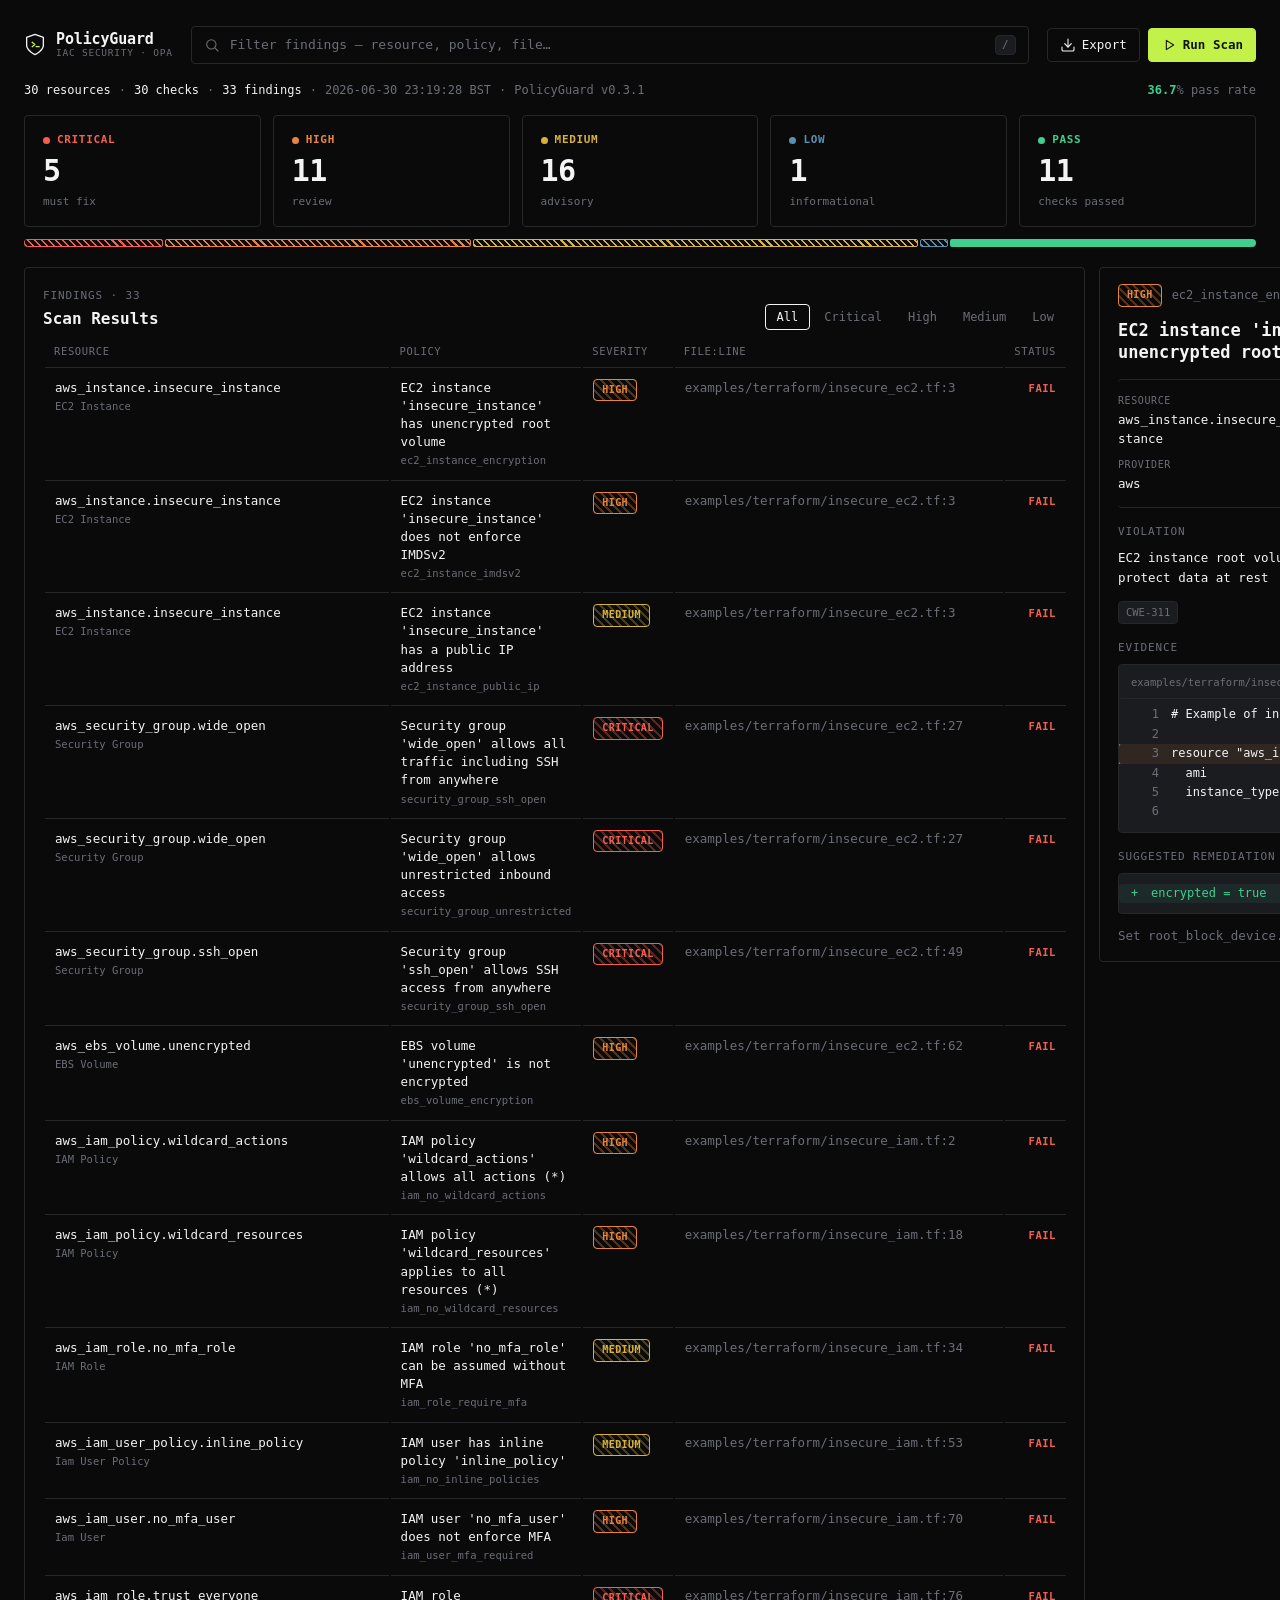
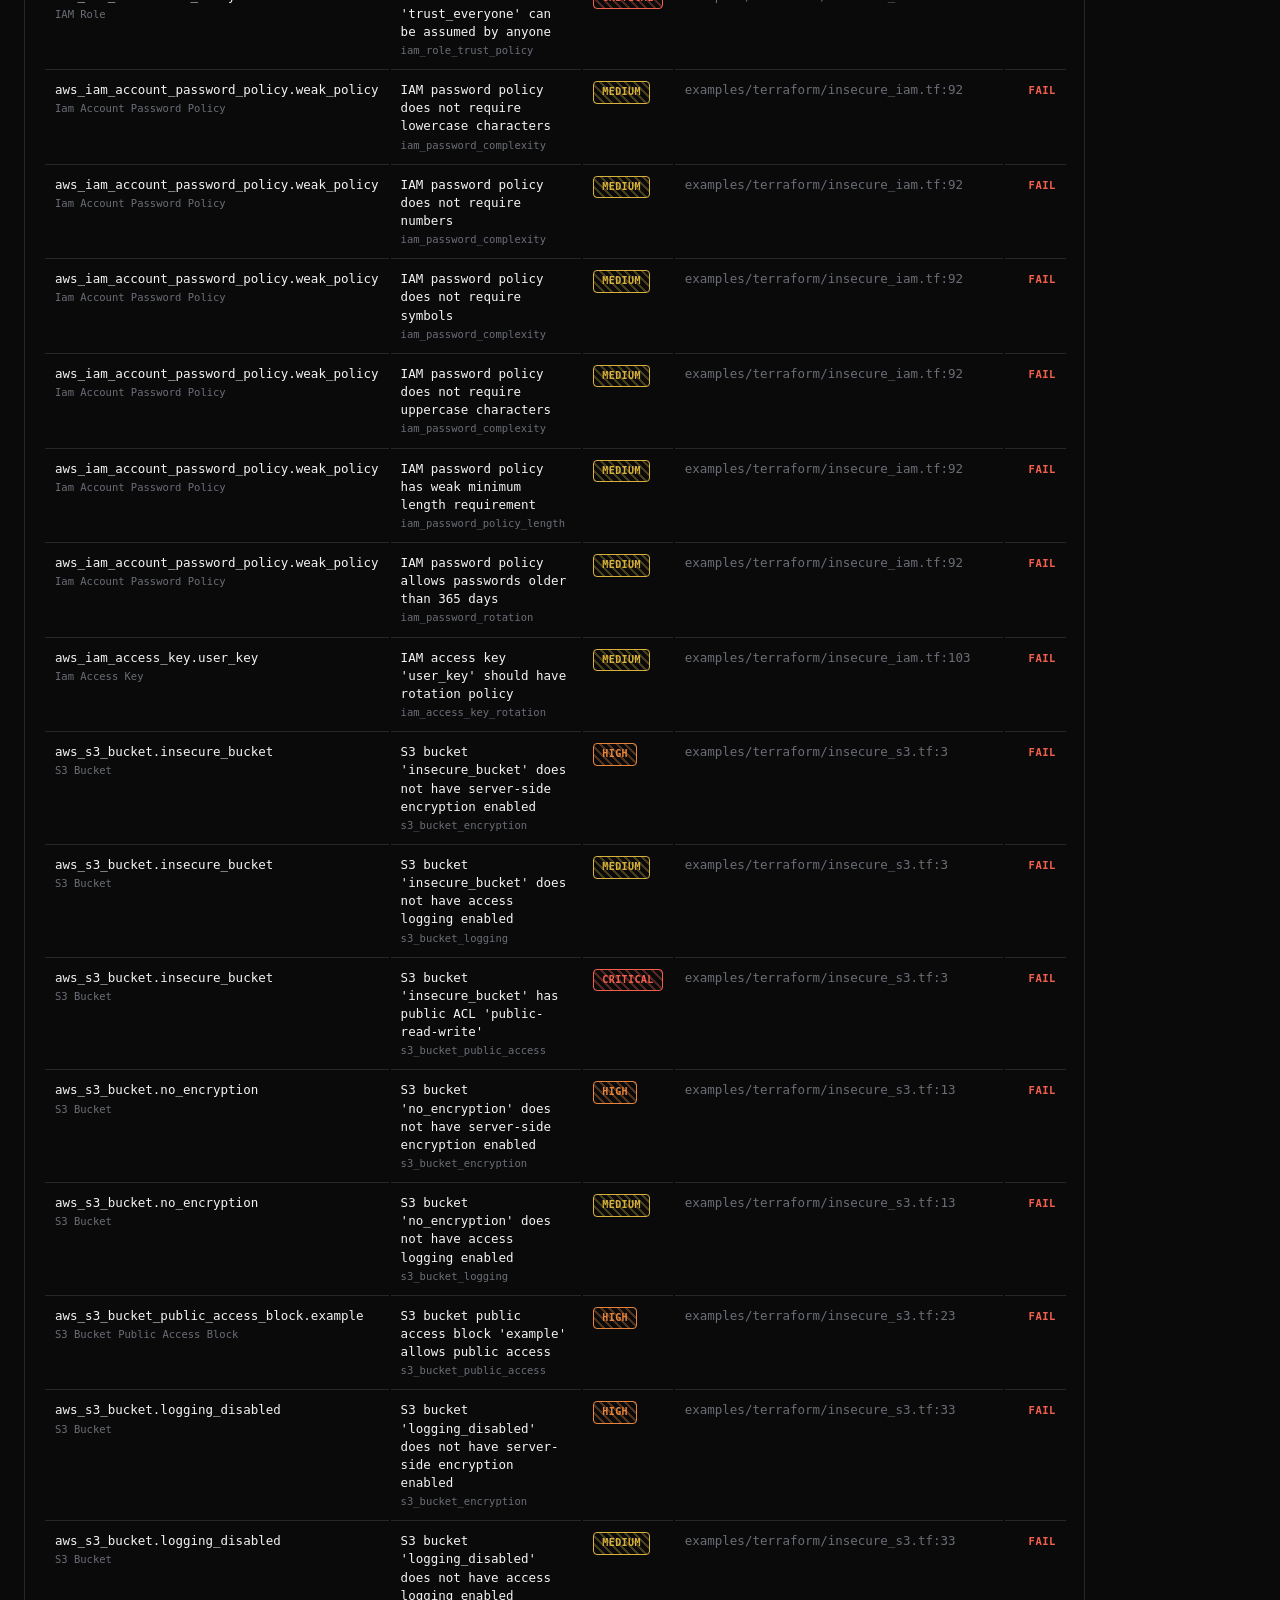
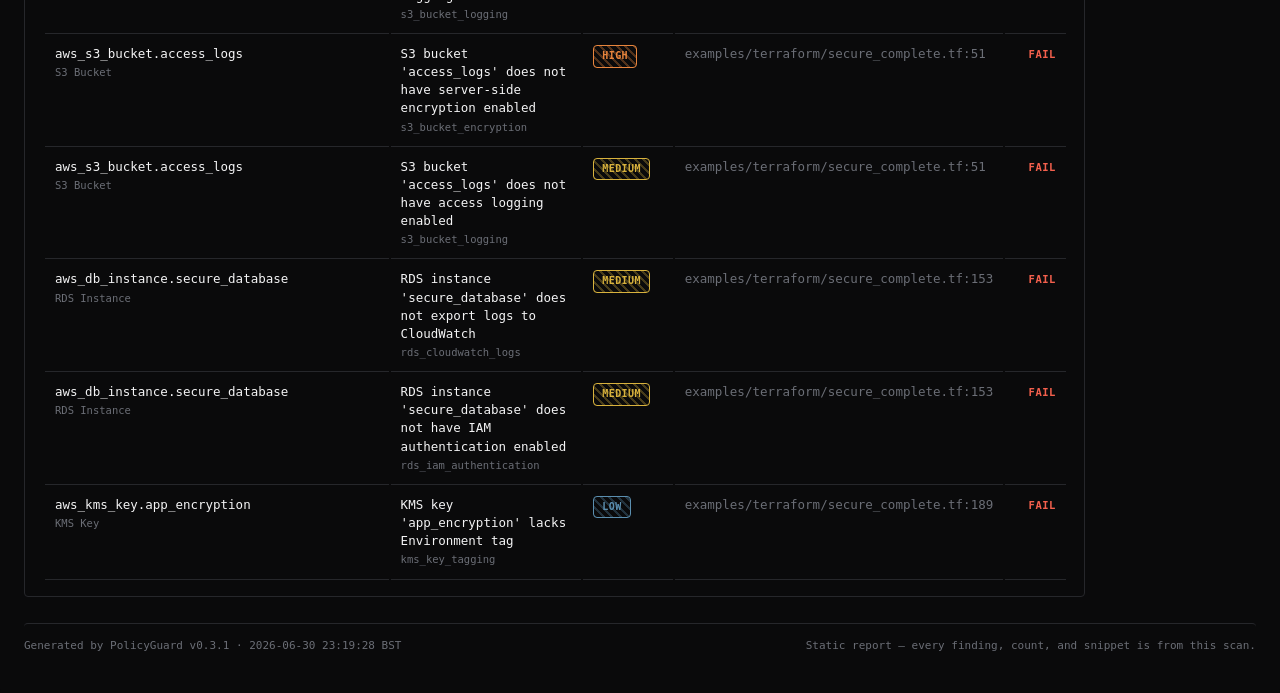
<file: docs/design/sample-report.html>
<!DOCTYPE html>
<html lang="en" data-theme="dark">
<head>
<meta charset="utf-8">
<meta name="viewport" content="width=device-width, initial-scale=1">
<title>PolicyGuard — Scan Report</title>
<link rel="icon" href="data:image/svg+xml,%3Csvg xmlns='http://www.w3.org/2000/svg' width='64' height='64' viewBox='0 0 64 64'%3E%3Crect width='64' height='64' rx='12' fill='%230A0A0B'/%3E%3Cg fill='none' transform='translate(13.5 11.7) scale(0.37)'%3E%3Cpath d='M50 6 L88 20 V54 C88 80 50 98 50 98 C50 98 12 80 12 54 V20 Z' stroke='%23F4F4F5' stroke-width='6' stroke-linejoin='round'/%3E%3Cpath d='M37 42 L49 52 L37 62' stroke='%23C2F24A' stroke-width='7.5' stroke-linecap='round' stroke-linejoin='round'/%3E%3Cpath d='M55 62 H69' stroke='%23C2F24A' stroke-width='7.5' stroke-linecap='round'/%3E%3C/g%3E%3C/svg%3E">
<style>/* PolicyGuard dashboard — terminal-mono. See .claude/skills/policyguard-dashboard. */

:root {
  --bg:        #0A0A0B;
  --surface:   #141417;
  --surface-2: #1B1C20;
  --border:    #26272B;
  --text:      #F4F4F5;
  --text-dim:  #6B6E76;
  --accent:    #C2F24A;
  --accent-2:  #CFF65E;
  --hatch:     #8A8E97; /* hatch line brightened to read on the dark canvas */

  --sev-critical: #F4604D;
  --sev-high:     #E8853D;
  --sev-medium:   #D8B23D;
  --sev-low:      #5B8FB0;
  --pass:         #3FCF8E;

  --mono: "IBM Plex Mono", ui-monospace, SFMono-Regular, Menlo, Consolas, "DejaVu Sans Mono", monospace;
}

/* Uniform 4px radius everywhere; round/sharp exceptions overridden below. */
* { box-sizing: border-box; border-radius: 4px; }

html, body {
  margin: 0;
  background: var(--bg);
  color: var(--text);
  font-family: var(--mono);
  font-size: 14px;
  line-height: 1.45;
  -webkit-font-smoothing: antialiased;
}
body { font-variant-numeric: tabular-nums; }

.app { max-width: 1320px; margin: 0 auto; padding: 22px 24px 40px; }

.eyebrow {
  font-size: 11px; font-weight: 500; letter-spacing: 0.08em;
  text-transform: uppercase; color: var(--text-dim);
}

/* ---- top bar (borderless, flush) ---- */
.topbar { display: flex; align-items: center; gap: 18px; padding: 4px 0 18px; }
.brand { display: flex; align-items: center; gap: 10px; flex: 0 0 auto; }
/* Brand mark: shield follows text color (stroke=currentColor), prompt is baked
   lime in the SVG. */
.mark { color: var(--text); }
.brand-text { display: flex; flex-direction: column; line-height: 1.15; }
.wordmark { font-weight: 700; font-size: 15px; letter-spacing: -0.01em; }
.brand-text .eyebrow { font-size: 9.5px; }

.search {
  flex: 1 1 auto; display: flex; align-items: center; gap: 8px;
  background: var(--bg); border: 1px solid var(--border);
  padding: 8px 12px; min-width: 0;
}
.search:focus-within { border-color: var(--text-dim); }
.search input {
  flex: 1; background: transparent; border: 0; outline: 0;
  color: var(--text); font-family: var(--mono); font-size: 13px; min-width: 0;
}
.search input::placeholder { color: var(--text-dim); }
.kbd {
  font-size: 11px; color: var(--text-dim); border: 1px solid var(--border);
  padding: 1px 6px; background: var(--surface-2);
}

.actions { display: flex; gap: 8px; flex: 0 0 auto; }
.btn {
  display: inline-flex; align-items: center; gap: 6px;
  background: var(--bg); border: 1px solid var(--border); color: var(--text);
  font-family: var(--mono); font-size: 12.5px; font-weight: 500;
  padding: 8px 12px; cursor: pointer; transition: border-color .18s ease, transform .12s ease;
}
.btn:hover { border-color: var(--text-dim); }
.btn-primary { background: var(--accent); border-color: var(--accent); color: #11140A; font-weight: 600; }
.btn-primary:hover { background: var(--accent-2); border-color: var(--accent-2); }
.btn[data-static] { cursor: default; }
.btn[data-static]:hover { transform: none; }

.ico { width: 16px; height: 16px; fill: none; stroke: currentColor; stroke-width: 1.6;
  stroke-linecap: round; stroke-linejoin: round; color: var(--text-dim); }
.btn .ico { color: inherit; }
.ico-lg { width: 34px; height: 34px; }

/* ---- meta strip ---- */
.meta { display: flex; justify-content: space-between; align-items: center;
  padding: 0 0 16px; font-size: 12px; color: var(--text); flex-wrap: wrap; gap: 6px; }
.meta-left { display: flex; align-items: center; gap: 8px; flex-wrap: wrap; }
.meta .dot { color: var(--text-dim); }
.meta-dim { color: var(--text-dim); }
.passrate { color: var(--text-dim); }
.passrate #passrate-num { color: var(--pass); font-weight: 600; }

/* ---- stat cards ---- */
.stats { display: grid; grid-template-columns: repeat(5, 1fr); gap: 12px; margin-bottom: 12px; }
.card { background: var(--bg); border: 1px solid var(--border); padding: 16px 18px; }
.stat { display: flex; flex-direction: column; gap: 8px; }
.stat-head { display: flex; align-items: center; gap: 7px; }
.stat-dot { width: 7px; height: 7px; border-radius: 50% !important; background: var(--text-dim); }
.stat-label { font-size: 11px; font-weight: 600; letter-spacing: 0.06em; }
.stat-num { font-size: 30px; font-weight: 700; letter-spacing: -0.02em; line-height: 1; }
.stat-desc { font-size: 11px; color: var(--text-dim); }

.sev-dot-critical { background: var(--sev-critical); } .sev-text-critical { color: var(--sev-critical); }
.sev-dot-high     { background: var(--sev-high); }     .sev-text-high     { color: var(--sev-high); }
.sev-dot-medium   { background: var(--sev-medium); }   .sev-text-medium   { color: var(--sev-medium); }
.sev-dot-low      { background: var(--sev-low); }      .sev-text-low      { color: var(--sev-low); }
.sev-dot-pass     { background: var(--pass); }         .sev-text-pass     { color: var(--pass); }

/* ---- distribution bar ---- */
.distbar { display: flex; height: 8px; gap: 2px; margin-bottom: 20px; overflow: hidden; }
.distseg { height: 100%; min-width: 2px; border-radius: 2px !important; transition: width .5s ease; }
.distseg-pass { background: var(--pass); }
/* FAIL segments = diagonal hatch in their severity color */
.distseg-fail { border: 1px solid currentColor; }
.sev-fill-critical { color: var(--sev-critical); }
.sev-fill-high     { color: var(--sev-high); }
.sev-fill-medium   { color: var(--sev-medium); }
.sev-fill-low      { color: var(--sev-low); }
.sev-fill-info     { color: var(--sev-low); }
.distseg-fail.sev-fill-critical { background: repeating-linear-gradient(45deg, var(--sev-critical) 0 1.5px, transparent 1.5px 5px); }
.distseg-fail.sev-fill-high     { background: repeating-linear-gradient(45deg, var(--sev-high) 0 1.5px, transparent 1.5px 5px); }
.distseg-fail.sev-fill-medium   { background: repeating-linear-gradient(45deg, var(--sev-medium) 0 1.5px, transparent 1.5px 5px); }
.distseg-fail.sev-fill-low      { background: repeating-linear-gradient(45deg, var(--sev-low) 0 1.5px, transparent 1.5px 5px); }

/* ---- main grid ---- */
.grid { display: grid; grid-template-columns: 1.62fr 1fr; gap: 14px; align-items: start; }

.card-head { display: flex; justify-content: space-between; align-items: flex-end; gap: 12px; margin-bottom: 14px; flex-wrap: wrap; }
.card-title h2 { margin: 2px 0 0; font-size: 16px; font-weight: 600; }

/* segmented filter — active = outlined box, inactive = plain muted text */
.filters { display: flex; gap: 2px; background: var(--bg); }
.seg { background: transparent; border: 1px solid transparent; color: var(--text-dim);
  font-family: var(--mono); font-size: 12px; padding: 5px 11px; cursor: pointer;
  transition: border-color .18s ease, color .18s ease; }
.seg:hover { color: var(--text); }
.seg.active { color: var(--text); border-color: var(--text); }

/* ---- findings table ---- */
.table-wrap { width: 100%; }
table.findings { width: 100%; border-collapse: collapse; font-size: 12.5px; }
table.findings thead th {
  text-align: left; font-weight: 500; font-size: 10.5px; letter-spacing: 0.06em;
  color: var(--text-dim); padding: 0 10px 8px; border-bottom: 1px solid var(--border);
}
table.findings th.col-status, table.findings td.col-status { text-align: right; }
.row { border-bottom: 1px solid var(--border); cursor: pointer; transition: background .15s ease; }
.row td { padding: 11px 10px; vertical-align: top; border-left: 2px solid transparent; }
.row:hover { background: rgba(255,255,255,.018); }
.row.selected { background: rgba(194,242,74,.05); }
.row.selected td:first-child { border-left-color: var(--accent); }
.row:focus-visible { outline: 1px solid var(--text-dim); outline-offset: -1px; }

.res-id { display: block; color: var(--text); }
.res-type { display: block; color: var(--text-dim); font-size: 10.5px; margin-top: 2px; }
.pol-title { display: block; color: var(--text); }
.pol-id { display: block; color: var(--text-dim); font-size: 10.5px; margin-top: 2px; }
.loc { color: var(--text-dim); }

/* severity pill — FAIL = hatch fill in severity color + 1px outline */
.pill { display: inline-block; font-size: 10px; font-weight: 600; letter-spacing: 0.04em;
  padding: 3px 8px; color: var(--text); }
.pill-fail { border: 1px solid currentColor; }
.pill.sev-fill-critical { color: var(--sev-critical); background: repeating-linear-gradient(45deg, rgba(244,96,77,.32) 0 2px, transparent 2px 6px); }
.pill.sev-fill-high     { color: var(--sev-high);     background: repeating-linear-gradient(45deg, rgba(232,133,61,.32) 0 2px, transparent 2px 6px); }
.pill.sev-fill-medium   { color: var(--sev-medium);   background: repeating-linear-gradient(45deg, rgba(216,178,61,.30) 0 2px, transparent 2px 6px); }
.pill.sev-fill-low      { color: var(--sev-low);      background: repeating-linear-gradient(45deg, rgba(91,143,176,.30) 0 2px, transparent 2px 6px); }
.pill.sev-fill-info     { color: var(--sev-low);      background: repeating-linear-gradient(45deg, rgba(91,143,176,.30) 0 2px, transparent 2px 6px); }

.status { font-size: 10.5px; font-weight: 600; letter-spacing: 0.05em; }
.status-fail { color: var(--sev-critical); }
.status-pass { color: var(--pass); }

.empty, .clean, .detail-empty { color: var(--text-dim); font-size: 13px; padding: 28px 6px; text-align: center; }
.clean { display: flex; flex-direction: column; align-items: center; gap: 12px; }

/* ---- detail panel ---- */
.detail { position: sticky; top: 16px; }
.detail-head { display: flex; align-items: center; gap: 10px; margin-bottom: 12px; }
.detail-policy { color: var(--text-dim); font-size: 12px; }
.detail-head .status { margin-left: auto; }
.detail-title { margin: 0 0 16px; font-size: 17px; font-weight: 600; line-height: 1.3; }

.meta-grid { display: grid; grid-template-columns: 1fr 1fr; gap: 10px 16px; padding: 14px 0; border-top: 1px solid var(--border); border-bottom: 1px solid var(--border); }
.meta-grid .k { display: block; font-size: 10px; letter-spacing: 0.06em; color: var(--text-dim); margin-bottom: 3px; }
.meta-grid .v { display: block; font-size: 12.5px; word-break: break-all; }

.section { margin-top: 16px; }
.section .eyebrow { display: block; margin-bottom: 8px; }
.prose { margin: 0; font-size: 12.5px; color: var(--text); line-height: 1.55; }
.remediation-prose { margin-top: 12px; color: var(--text-dim); }

.tags { display: flex; flex-wrap: wrap; gap: 6px; margin-top: 14px; }
.tag { font-size: 10.5px; color: var(--text-dim); border: 1px solid var(--border); padding: 3px 7px; background: var(--surface-2); }

/* code / evidence */
.code { background: var(--surface-2); border: 1px solid var(--border); padding: 10px 0; font-size: 12px; overflow-x: auto; }
.code-file { padding: 0 12px 8px; color: var(--text-dim); font-size: 10.5px; border-bottom: 1px solid var(--border); margin-bottom: 6px; }
.code-line { display: flex; gap: 12px; padding: 1px 12px; white-space: pre; }
.code-line .ln { color: var(--text-dim); text-align: right; min-width: 28px; user-select: none; }
.code-line .lc { color: var(--text); }
.code-line.offending { border-left: 2px solid; margin-left: -2px; }
.code-line.offending[data-sev="critical"] { background: rgba(244,96,77,.10); border-color: var(--sev-critical); }
.code-line.offending[data-sev="high"]     { background: rgba(232,133,61,.10); border-color: var(--sev-high); }
.code-line.offending[data-sev="medium"]   { background: rgba(216,178,61,.10); border-color: var(--sev-medium); }
.code-line.offending[data-sev="low"]      { background: rgba(91,143,176,.10); border-color: var(--sev-low); }
.code-line.offending[data-sev="info"]     { background: rgba(91,143,176,.10); border-color: var(--sev-low); }

/* remediation diff */
.diff .diff-line { display: flex; gap: 10px; padding: 1px 12px; white-space: pre; }
.diff .dg { width: 10px; color: var(--text-dim); user-select: none; }
.diff .dc { color: var(--text); }
.diff-add { background: rgba(63,207,142,.08); }
.diff-add .dg, .diff-add .dc { color: var(--pass); }
.diff-del { background: repeating-linear-gradient(45deg, rgba(244,96,77,.12) 0 2px, transparent 2px 6px); }
.diff-del .dg, .diff-del .dc { color: var(--sev-critical); }

.detail-foot { display: flex; gap: 8px; margin-top: 18px; }

.foot { display: flex; justify-content: space-between; gap: 12px; margin-top: 26px;
  padding-top: 14px; border-top: 1px solid var(--border); font-size: 11px; color: var(--text-dim); flex-wrap: wrap; }

/* ---- responsive ---- */
html, body { max-width: 100%; overflow-x: hidden; }

@media (max-width: 1024px) {
  .grid { grid-template-columns: 1fr; }
  .stats { grid-template-columns: repeat(2, 1fr); }
  .detail { position: static; }
}

@media (max-width: 640px) {
  .app { padding: 16px 14px 32px; }
  .topbar { flex-wrap: wrap; row-gap: 10px; }
  .search { order: 3; flex-basis: 100%; }
  .stats { grid-template-columns: repeat(2, 1fr); gap: 10px; }
  .stat-num { font-size: 26px; }
  .card { padding: 14px 14px; }
  .card-head { flex-direction: column; align-items: flex-start; gap: 10px; }
  .filters { flex-wrap: wrap; }
  .meta { font-size: 11px; }

  /* Reflow the findings table from columns into stacked cards. The fixed-width
     5-column grid does not fit a phone; instead each finding becomes a block
     with labeled fields, so nothing scrolls sideways. */
  table.findings, table.findings tbody, table.findings tr, table.findings td { display: block; width: 100%; }
  table.findings thead { display: none; }
  .row { border: 1px solid var(--border); border-radius: 4px; margin-bottom: 10px; padding: 4px 12px 10px; }
  .row.selected { background: rgba(194,242,74,.05); }
  .row.selected td:first-child { border-left: 0; }
  .row td { padding: 6px 0; border-left: 0 !important; border-bottom: 1px solid var(--border); }
  .row td:last-child { border-bottom: 0; }
  /* Tag each cell with its column name. */
  .row td.col-pol::before,
  .row td.col-sev::before,
  .row td.col-loc::before,
  .row td.col-status::before {
    content: attr(data-label);
    display: block; font-size: 9.5px; letter-spacing: 0.06em; text-transform: uppercase;
    color: var(--text-dim); margin-bottom: 3px;
  }
  .col-sev, .col-status { text-align: left !important; }

  /* Code/evidence/diff scroll inside their own box rather than the page. */
  .code, .table-wrap { max-width: 100%; }
}

@media (max-width: 380px) {
  .stats { grid-template-columns: 1fr; }
}

/* ---- motion ---- */
.stat, .row, .distseg { will-change: auto; }
@media (prefers-reduced-motion: reduce) {
  *, *::before, *::after {
    animation-duration: 0.01ms !important;
    animation-iteration-count: 1 !important;
    transition-duration: 0.01ms !important;
  }
}
</style>
</head>
<body>
<div class="app">

  
  <header class="topbar">
    <div class="brand">
      <svg class="mark" viewBox="0 0 100 104" width="22" height="23" fill="none" aria-label="PolicyGuard">
        <path d="M50 6 L88 20 V54 C88 80 50 98 50 98 C50 98 12 80 12 54 V20 Z" stroke="currentColor" stroke-width="6" stroke-linejoin="round"/>
        <path d="M37 42 L49 52 L37 62" stroke="#C2F24A" stroke-width="6" stroke-linecap="round" stroke-linejoin="round"/>
        <path d="M55 62 H69" stroke="#C2F24A" stroke-width="6" stroke-linecap="round"/>
      </svg>
      <div class="brand-text">
        <span class="wordmark">PolicyGuard</span>
        <span class="eyebrow">IAC SECURITY · OPA</span>
      </div>
    </div>
    <div class="search">
      <svg class="ico" viewBox="0 0 24 24" aria-hidden="true"><circle cx="11" cy="11" r="7"/><path d="m21 21-4.3-4.3"/></svg>
      <input id="search" type="text" placeholder="Filter findings — resource, policy, file…" autocomplete="off" spellcheck="false">
      <span class="kbd">/</span>
    </div>
    <div class="actions">
      <button class="btn" data-static title="Static report — generated by the CLI">
        <svg class="ico" viewBox="0 0 24 24" aria-hidden="true"><path d="M21 15v4a2 2 0 0 1-2 2H5a2 2 0 0 1-2-2v-4"/><path d="M7 10l5 5 5-5"/><path d="M12 15V3"/></svg>
        Export
      </button>
      <button class="btn btn-primary" data-static title="Re-run from the CLI: policyguard scan …">
        <svg class="ico" viewBox="0 0 24 24" aria-hidden="true"><path d="M8 5v14l11-7z"/></svg>
        Run Scan
      </button>
    </div>
  </header>

  
  
  <div class="meta">
    <div class="meta-left">
      <span class="meta-item">30 resources</span>
      <span class="dot">·</span>
      <span class="meta-item">30 checks</span>
      <span class="dot">·</span>
      <span class="meta-item">33 findings</span>
      
      <span class="dot">·</span>
      <span class="meta-item meta-dim">2026-06-30 23:19:28 BST</span>
      <span class="dot">·</span>
      <span class="meta-item meta-dim">PolicyGuard v0.3.1</span>
    </div>
    <div class="meta-right">
      <span class="passrate"><span id="passrate-num" data-value="36.666666666666664">36.7</span>% pass rate</span>
    </div>
  </div>

  
  <section class="stats">
    
    <div class="stat card" data-sev="critical">
      <div class="stat-head">
        <span class="stat-dot sev-dot-critical"></span>
        <span class="stat-label sev-text-critical">CRITICAL</span>
      </div>
      <div class="stat-num" data-count="5">0</div>
      <div class="stat-desc">must fix</div>
    </div>
    
    <div class="stat card" data-sev="high">
      <div class="stat-head">
        <span class="stat-dot sev-dot-high"></span>
        <span class="stat-label sev-text-high">HIGH</span>
      </div>
      <div class="stat-num" data-count="11">0</div>
      <div class="stat-desc">review</div>
    </div>
    
    <div class="stat card" data-sev="medium">
      <div class="stat-head">
        <span class="stat-dot sev-dot-medium"></span>
        <span class="stat-label sev-text-medium">MEDIUM</span>
      </div>
      <div class="stat-num" data-count="16">0</div>
      <div class="stat-desc">advisory</div>
    </div>
    
    <div class="stat card" data-sev="low">
      <div class="stat-head">
        <span class="stat-dot sev-dot-low"></span>
        <span class="stat-label sev-text-low">LOW</span>
      </div>
      <div class="stat-num" data-count="1">0</div>
      <div class="stat-desc">informational</div>
    </div>
    
    <div class="stat card" data-sev="pass">
      <div class="stat-head">
        <span class="stat-dot sev-dot-pass"></span>
        <span class="stat-label sev-text-pass">PASS</span>
      </div>
      <div class="stat-num" data-count="11">0</div>
      <div class="stat-desc">checks passed</div>
    </div>
    
  </section>

  
  
  <div class="distbar" role="img" aria-label="Severity distribution">
    
    <span class="distseg distseg-fail sev-fill-critical"
          style="width: 11.4%" title="critical: 5"></span>
    
    <span class="distseg distseg-fail sev-fill-high"
          style="width: 25.0%" title="high: 11"></span>
    
    <span class="distseg distseg-fail sev-fill-medium"
          style="width: 36.4%" title="medium: 16"></span>
    
    <span class="distseg distseg-fail sev-fill-low"
          style="width: 2.3%" title="low: 1"></span>
    
    <span class="distseg distseg-pass"
          style="width: 25.0%" title="pass: 11"></span>
    
  </div>
  

  
  <div class="grid">

    
    <section class="card results">
      <div class="card-head">
        <div class="card-title">
          <span class="eyebrow">FINDINGS · 33</span>
          <h2>Scan Results</h2>
        </div>
        <div class="filters" role="tablist">
          <button class="seg active" data-filter="all">All</button>
          <button class="seg" data-filter="critical">Critical</button>
          <button class="seg" data-filter="high">High</button>
          <button class="seg" data-filter="medium">Medium</button>
          <button class="seg" data-filter="low">Low</button>
        </div>
      </div>

      
      <div class="table-wrap">
        <table class="findings">
          <thead>
            <tr>
              <th class="col-res">RESOURCE</th>
              <th class="col-pol">POLICY</th>
              <th class="col-sev">SEVERITY</th>
              <th class="col-loc">FILE:LINE</th>
              <th class="col-status">STATUS</th>
            </tr>
          </thead>
          <tbody id="rows">
            
            <tr class="row" data-index="0" data-sev="high" tabindex="0">
              <td class="col-res">
                <span class="res-id">aws_instance.insecure_instance</span>
                <span class="res-type">EC2 Instance</span>
              </td>
              <td class="col-pol" data-label="Policy">
                <span class="pol-title">EC2 instance &#39;insecure_instance&#39; has unencrypted root volume</span>
                <span class="pol-id">ec2_instance_encryption</span>
              </td>
              <td class="col-sev" data-label="Severity">
                <span class="pill pill-fail sev-fill-high">HIGH</span>
              </td>
              <td class="col-loc" data-label="File:Line"><span class="loc">examples/terraform/insecure_ec2.tf:3</span></td>
              <td class="col-status" data-label="Status"><span class="status status-fail">FAIL</span></td>
            </tr>
            
            <tr class="row" data-index="1" data-sev="high" tabindex="0">
              <td class="col-res">
                <span class="res-id">aws_instance.insecure_instance</span>
                <span class="res-type">EC2 Instance</span>
              </td>
              <td class="col-pol" data-label="Policy">
                <span class="pol-title">EC2 instance &#39;insecure_instance&#39; does not enforce IMDSv2</span>
                <span class="pol-id">ec2_instance_imdsv2</span>
              </td>
              <td class="col-sev" data-label="Severity">
                <span class="pill pill-fail sev-fill-high">HIGH</span>
              </td>
              <td class="col-loc" data-label="File:Line"><span class="loc">examples/terraform/insecure_ec2.tf:3</span></td>
              <td class="col-status" data-label="Status"><span class="status status-fail">FAIL</span></td>
            </tr>
            
            <tr class="row" data-index="2" data-sev="medium" tabindex="0">
              <td class="col-res">
                <span class="res-id">aws_instance.insecure_instance</span>
                <span class="res-type">EC2 Instance</span>
              </td>
              <td class="col-pol" data-label="Policy">
                <span class="pol-title">EC2 instance &#39;insecure_instance&#39; has a public IP address</span>
                <span class="pol-id">ec2_instance_public_ip</span>
              </td>
              <td class="col-sev" data-label="Severity">
                <span class="pill pill-fail sev-fill-medium">MEDIUM</span>
              </td>
              <td class="col-loc" data-label="File:Line"><span class="loc">examples/terraform/insecure_ec2.tf:3</span></td>
              <td class="col-status" data-label="Status"><span class="status status-fail">FAIL</span></td>
            </tr>
            
            <tr class="row" data-index="3" data-sev="critical" tabindex="0">
              <td class="col-res">
                <span class="res-id">aws_security_group.wide_open</span>
                <span class="res-type">Security Group</span>
              </td>
              <td class="col-pol" data-label="Policy">
                <span class="pol-title">Security group &#39;wide_open&#39; allows all traffic including SSH from anywhere</span>
                <span class="pol-id">security_group_ssh_open</span>
              </td>
              <td class="col-sev" data-label="Severity">
                <span class="pill pill-fail sev-fill-critical">CRITICAL</span>
              </td>
              <td class="col-loc" data-label="File:Line"><span class="loc">examples/terraform/insecure_ec2.tf:27</span></td>
              <td class="col-status" data-label="Status"><span class="status status-fail">FAIL</span></td>
            </tr>
            
            <tr class="row" data-index="4" data-sev="critical" tabindex="0">
              <td class="col-res">
                <span class="res-id">aws_security_group.wide_open</span>
                <span class="res-type">Security Group</span>
              </td>
              <td class="col-pol" data-label="Policy">
                <span class="pol-title">Security group &#39;wide_open&#39; allows unrestricted inbound access</span>
                <span class="pol-id">security_group_unrestricted</span>
              </td>
              <td class="col-sev" data-label="Severity">
                <span class="pill pill-fail sev-fill-critical">CRITICAL</span>
              </td>
              <td class="col-loc" data-label="File:Line"><span class="loc">examples/terraform/insecure_ec2.tf:27</span></td>
              <td class="col-status" data-label="Status"><span class="status status-fail">FAIL</span></td>
            </tr>
            
            <tr class="row" data-index="5" data-sev="critical" tabindex="0">
              <td class="col-res">
                <span class="res-id">aws_security_group.ssh_open</span>
                <span class="res-type">Security Group</span>
              </td>
              <td class="col-pol" data-label="Policy">
                <span class="pol-title">Security group &#39;ssh_open&#39; allows SSH access from anywhere</span>
                <span class="pol-id">security_group_ssh_open</span>
              </td>
              <td class="col-sev" data-label="Severity">
                <span class="pill pill-fail sev-fill-critical">CRITICAL</span>
              </td>
              <td class="col-loc" data-label="File:Line"><span class="loc">examples/terraform/insecure_ec2.tf:49</span></td>
              <td class="col-status" data-label="Status"><span class="status status-fail">FAIL</span></td>
            </tr>
            
            <tr class="row" data-index="6" data-sev="high" tabindex="0">
              <td class="col-res">
                <span class="res-id">aws_ebs_volume.unencrypted</span>
                <span class="res-type">EBS Volume</span>
              </td>
              <td class="col-pol" data-label="Policy">
                <span class="pol-title">EBS volume &#39;unencrypted&#39; is not encrypted</span>
                <span class="pol-id">ebs_volume_encryption</span>
              </td>
              <td class="col-sev" data-label="Severity">
                <span class="pill pill-fail sev-fill-high">HIGH</span>
              </td>
              <td class="col-loc" data-label="File:Line"><span class="loc">examples/terraform/insecure_ec2.tf:62</span></td>
              <td class="col-status" data-label="Status"><span class="status status-fail">FAIL</span></td>
            </tr>
            
            <tr class="row" data-index="7" data-sev="high" tabindex="0">
              <td class="col-res">
                <span class="res-id">aws_iam_policy.wildcard_actions</span>
                <span class="res-type">IAM Policy</span>
              </td>
              <td class="col-pol" data-label="Policy">
                <span class="pol-title">IAM policy &#39;wildcard_actions&#39; allows all actions (*)</span>
                <span class="pol-id">iam_no_wildcard_actions</span>
              </td>
              <td class="col-sev" data-label="Severity">
                <span class="pill pill-fail sev-fill-high">HIGH</span>
              </td>
              <td class="col-loc" data-label="File:Line"><span class="loc">examples/terraform/insecure_iam.tf:2</span></td>
              <td class="col-status" data-label="Status"><span class="status status-fail">FAIL</span></td>
            </tr>
            
            <tr class="row" data-index="8" data-sev="high" tabindex="0">
              <td class="col-res">
                <span class="res-id">aws_iam_policy.wildcard_resources</span>
                <span class="res-type">IAM Policy</span>
              </td>
              <td class="col-pol" data-label="Policy">
                <span class="pol-title">IAM policy &#39;wildcard_resources&#39; applies to all resources (*)</span>
                <span class="pol-id">iam_no_wildcard_resources</span>
              </td>
              <td class="col-sev" data-label="Severity">
                <span class="pill pill-fail sev-fill-high">HIGH</span>
              </td>
              <td class="col-loc" data-label="File:Line"><span class="loc">examples/terraform/insecure_iam.tf:18</span></td>
              <td class="col-status" data-label="Status"><span class="status status-fail">FAIL</span></td>
            </tr>
            
            <tr class="row" data-index="9" data-sev="medium" tabindex="0">
              <td class="col-res">
                <span class="res-id">aws_iam_role.no_mfa_role</span>
                <span class="res-type">IAM Role</span>
              </td>
              <td class="col-pol" data-label="Policy">
                <span class="pol-title">IAM role &#39;no_mfa_role&#39; can be assumed without MFA</span>
                <span class="pol-id">iam_role_require_mfa</span>
              </td>
              <td class="col-sev" data-label="Severity">
                <span class="pill pill-fail sev-fill-medium">MEDIUM</span>
              </td>
              <td class="col-loc" data-label="File:Line"><span class="loc">examples/terraform/insecure_iam.tf:34</span></td>
              <td class="col-status" data-label="Status"><span class="status status-fail">FAIL</span></td>
            </tr>
            
            <tr class="row" data-index="10" data-sev="medium" tabindex="0">
              <td class="col-res">
                <span class="res-id">aws_iam_user_policy.inline_policy</span>
                <span class="res-type">Iam User Policy</span>
              </td>
              <td class="col-pol" data-label="Policy">
                <span class="pol-title">IAM user has inline policy &#39;inline_policy&#39;</span>
                <span class="pol-id">iam_no_inline_policies</span>
              </td>
              <td class="col-sev" data-label="Severity">
                <span class="pill pill-fail sev-fill-medium">MEDIUM</span>
              </td>
              <td class="col-loc" data-label="File:Line"><span class="loc">examples/terraform/insecure_iam.tf:53</span></td>
              <td class="col-status" data-label="Status"><span class="status status-fail">FAIL</span></td>
            </tr>
            
            <tr class="row" data-index="11" data-sev="high" tabindex="0">
              <td class="col-res">
                <span class="res-id">aws_iam_user.no_mfa_user</span>
                <span class="res-type">Iam User</span>
              </td>
              <td class="col-pol" data-label="Policy">
                <span class="pol-title">IAM user &#39;no_mfa_user&#39; does not enforce MFA</span>
                <span class="pol-id">iam_user_mfa_required</span>
              </td>
              <td class="col-sev" data-label="Severity">
                <span class="pill pill-fail sev-fill-high">HIGH</span>
              </td>
              <td class="col-loc" data-label="File:Line"><span class="loc">examples/terraform/insecure_iam.tf:70</span></td>
              <td class="col-status" data-label="Status"><span class="status status-fail">FAIL</span></td>
            </tr>
            
            <tr class="row" data-index="12" data-sev="critical" tabindex="0">
              <td class="col-res">
                <span class="res-id">aws_iam_role.trust_everyone</span>
                <span class="res-type">IAM Role</span>
              </td>
              <td class="col-pol" data-label="Policy">
                <span class="pol-title">IAM role &#39;trust_everyone&#39; can be assumed by anyone</span>
                <span class="pol-id">iam_role_trust_policy</span>
              </td>
              <td class="col-sev" data-label="Severity">
                <span class="pill pill-fail sev-fill-critical">CRITICAL</span>
              </td>
              <td class="col-loc" data-label="File:Line"><span class="loc">examples/terraform/insecure_iam.tf:76</span></td>
              <td class="col-status" data-label="Status"><span class="status status-fail">FAIL</span></td>
            </tr>
            
            <tr class="row" data-index="13" data-sev="medium" tabindex="0">
              <td class="col-res">
                <span class="res-id">aws_iam_account_password_policy.weak_policy</span>
                <span class="res-type">Iam Account Password Policy</span>
              </td>
              <td class="col-pol" data-label="Policy">
                <span class="pol-title">IAM password policy does not require lowercase characters</span>
                <span class="pol-id">iam_password_complexity</span>
              </td>
              <td class="col-sev" data-label="Severity">
                <span class="pill pill-fail sev-fill-medium">MEDIUM</span>
              </td>
              <td class="col-loc" data-label="File:Line"><span class="loc">examples/terraform/insecure_iam.tf:92</span></td>
              <td class="col-status" data-label="Status"><span class="status status-fail">FAIL</span></td>
            </tr>
            
            <tr class="row" data-index="14" data-sev="medium" tabindex="0">
              <td class="col-res">
                <span class="res-id">aws_iam_account_password_policy.weak_policy</span>
                <span class="res-type">Iam Account Password Policy</span>
              </td>
              <td class="col-pol" data-label="Policy">
                <span class="pol-title">IAM password policy does not require numbers</span>
                <span class="pol-id">iam_password_complexity</span>
              </td>
              <td class="col-sev" data-label="Severity">
                <span class="pill pill-fail sev-fill-medium">MEDIUM</span>
              </td>
              <td class="col-loc" data-label="File:Line"><span class="loc">examples/terraform/insecure_iam.tf:92</span></td>
              <td class="col-status" data-label="Status"><span class="status status-fail">FAIL</span></td>
            </tr>
            
            <tr class="row" data-index="15" data-sev="medium" tabindex="0">
              <td class="col-res">
                <span class="res-id">aws_iam_account_password_policy.weak_policy</span>
                <span class="res-type">Iam Account Password Policy</span>
              </td>
              <td class="col-pol" data-label="Policy">
                <span class="pol-title">IAM password policy does not require symbols</span>
                <span class="pol-id">iam_password_complexity</span>
              </td>
              <td class="col-sev" data-label="Severity">
                <span class="pill pill-fail sev-fill-medium">MEDIUM</span>
              </td>
              <td class="col-loc" data-label="File:Line"><span class="loc">examples/terraform/insecure_iam.tf:92</span></td>
              <td class="col-status" data-label="Status"><span class="status status-fail">FAIL</span></td>
            </tr>
            
            <tr class="row" data-index="16" data-sev="medium" tabindex="0">
              <td class="col-res">
                <span class="res-id">aws_iam_account_password_policy.weak_policy</span>
                <span class="res-type">Iam Account Password Policy</span>
              </td>
              <td class="col-pol" data-label="Policy">
                <span class="pol-title">IAM password policy does not require uppercase characters</span>
                <span class="pol-id">iam_password_complexity</span>
              </td>
              <td class="col-sev" data-label="Severity">
                <span class="pill pill-fail sev-fill-medium">MEDIUM</span>
              </td>
              <td class="col-loc" data-label="File:Line"><span class="loc">examples/terraform/insecure_iam.tf:92</span></td>
              <td class="col-status" data-label="Status"><span class="status status-fail">FAIL</span></td>
            </tr>
            
            <tr class="row" data-index="17" data-sev="medium" tabindex="0">
              <td class="col-res">
                <span class="res-id">aws_iam_account_password_policy.weak_policy</span>
                <span class="res-type">Iam Account Password Policy</span>
              </td>
              <td class="col-pol" data-label="Policy">
                <span class="pol-title">IAM password policy has weak minimum length requirement</span>
                <span class="pol-id">iam_password_policy_length</span>
              </td>
              <td class="col-sev" data-label="Severity">
                <span class="pill pill-fail sev-fill-medium">MEDIUM</span>
              </td>
              <td class="col-loc" data-label="File:Line"><span class="loc">examples/terraform/insecure_iam.tf:92</span></td>
              <td class="col-status" data-label="Status"><span class="status status-fail">FAIL</span></td>
            </tr>
            
            <tr class="row" data-index="18" data-sev="medium" tabindex="0">
              <td class="col-res">
                <span class="res-id">aws_iam_account_password_policy.weak_policy</span>
                <span class="res-type">Iam Account Password Policy</span>
              </td>
              <td class="col-pol" data-label="Policy">
                <span class="pol-title">IAM password policy allows passwords older than 365 days</span>
                <span class="pol-id">iam_password_rotation</span>
              </td>
              <td class="col-sev" data-label="Severity">
                <span class="pill pill-fail sev-fill-medium">MEDIUM</span>
              </td>
              <td class="col-loc" data-label="File:Line"><span class="loc">examples/terraform/insecure_iam.tf:92</span></td>
              <td class="col-status" data-label="Status"><span class="status status-fail">FAIL</span></td>
            </tr>
            
            <tr class="row" data-index="19" data-sev="medium" tabindex="0">
              <td class="col-res">
                <span class="res-id">aws_iam_access_key.user_key</span>
                <span class="res-type">Iam Access Key</span>
              </td>
              <td class="col-pol" data-label="Policy">
                <span class="pol-title">IAM access key &#39;user_key&#39; should have rotation policy</span>
                <span class="pol-id">iam_access_key_rotation</span>
              </td>
              <td class="col-sev" data-label="Severity">
                <span class="pill pill-fail sev-fill-medium">MEDIUM</span>
              </td>
              <td class="col-loc" data-label="File:Line"><span class="loc">examples/terraform/insecure_iam.tf:103</span></td>
              <td class="col-status" data-label="Status"><span class="status status-fail">FAIL</span></td>
            </tr>
            
            <tr class="row" data-index="20" data-sev="high" tabindex="0">
              <td class="col-res">
                <span class="res-id">aws_s3_bucket.insecure_bucket</span>
                <span class="res-type">S3 Bucket</span>
              </td>
              <td class="col-pol" data-label="Policy">
                <span class="pol-title">S3 bucket &#39;insecure_bucket&#39; does not have server-side encryption enabled</span>
                <span class="pol-id">s3_bucket_encryption</span>
              </td>
              <td class="col-sev" data-label="Severity">
                <span class="pill pill-fail sev-fill-high">HIGH</span>
              </td>
              <td class="col-loc" data-label="File:Line"><span class="loc">examples/terraform/insecure_s3.tf:3</span></td>
              <td class="col-status" data-label="Status"><span class="status status-fail">FAIL</span></td>
            </tr>
            
            <tr class="row" data-index="21" data-sev="medium" tabindex="0">
              <td class="col-res">
                <span class="res-id">aws_s3_bucket.insecure_bucket</span>
                <span class="res-type">S3 Bucket</span>
              </td>
              <td class="col-pol" data-label="Policy">
                <span class="pol-title">S3 bucket &#39;insecure_bucket&#39; does not have access logging enabled</span>
                <span class="pol-id">s3_bucket_logging</span>
              </td>
              <td class="col-sev" data-label="Severity">
                <span class="pill pill-fail sev-fill-medium">MEDIUM</span>
              </td>
              <td class="col-loc" data-label="File:Line"><span class="loc">examples/terraform/insecure_s3.tf:3</span></td>
              <td class="col-status" data-label="Status"><span class="status status-fail">FAIL</span></td>
            </tr>
            
            <tr class="row" data-index="22" data-sev="critical" tabindex="0">
              <td class="col-res">
                <span class="res-id">aws_s3_bucket.insecure_bucket</span>
                <span class="res-type">S3 Bucket</span>
              </td>
              <td class="col-pol" data-label="Policy">
                <span class="pol-title">S3 bucket &#39;insecure_bucket&#39; has public ACL &#39;public-read-write&#39;</span>
                <span class="pol-id">s3_bucket_public_access</span>
              </td>
              <td class="col-sev" data-label="Severity">
                <span class="pill pill-fail sev-fill-critical">CRITICAL</span>
              </td>
              <td class="col-loc" data-label="File:Line"><span class="loc">examples/terraform/insecure_s3.tf:3</span></td>
              <td class="col-status" data-label="Status"><span class="status status-fail">FAIL</span></td>
            </tr>
            
            <tr class="row" data-index="23" data-sev="high" tabindex="0">
              <td class="col-res">
                <span class="res-id">aws_s3_bucket.no_encryption</span>
                <span class="res-type">S3 Bucket</span>
              </td>
              <td class="col-pol" data-label="Policy">
                <span class="pol-title">S3 bucket &#39;no_encryption&#39; does not have server-side encryption enabled</span>
                <span class="pol-id">s3_bucket_encryption</span>
              </td>
              <td class="col-sev" data-label="Severity">
                <span class="pill pill-fail sev-fill-high">HIGH</span>
              </td>
              <td class="col-loc" data-label="File:Line"><span class="loc">examples/terraform/insecure_s3.tf:13</span></td>
              <td class="col-status" data-label="Status"><span class="status status-fail">FAIL</span></td>
            </tr>
            
            <tr class="row" data-index="24" data-sev="medium" tabindex="0">
              <td class="col-res">
                <span class="res-id">aws_s3_bucket.no_encryption</span>
                <span class="res-type">S3 Bucket</span>
              </td>
              <td class="col-pol" data-label="Policy">
                <span class="pol-title">S3 bucket &#39;no_encryption&#39; does not have access logging enabled</span>
                <span class="pol-id">s3_bucket_logging</span>
              </td>
              <td class="col-sev" data-label="Severity">
                <span class="pill pill-fail sev-fill-medium">MEDIUM</span>
              </td>
              <td class="col-loc" data-label="File:Line"><span class="loc">examples/terraform/insecure_s3.tf:13</span></td>
              <td class="col-status" data-label="Status"><span class="status status-fail">FAIL</span></td>
            </tr>
            
            <tr class="row" data-index="25" data-sev="high" tabindex="0">
              <td class="col-res">
                <span class="res-id">aws_s3_bucket_public_access_block.example</span>
                <span class="res-type">S3 Bucket Public Access Block</span>
              </td>
              <td class="col-pol" data-label="Policy">
                <span class="pol-title">S3 bucket public access block &#39;example&#39; allows public access</span>
                <span class="pol-id">s3_bucket_public_access</span>
              </td>
              <td class="col-sev" data-label="Severity">
                <span class="pill pill-fail sev-fill-high">HIGH</span>
              </td>
              <td class="col-loc" data-label="File:Line"><span class="loc">examples/terraform/insecure_s3.tf:23</span></td>
              <td class="col-status" data-label="Status"><span class="status status-fail">FAIL</span></td>
            </tr>
            
            <tr class="row" data-index="26" data-sev="high" tabindex="0">
              <td class="col-res">
                <span class="res-id">aws_s3_bucket.logging_disabled</span>
                <span class="res-type">S3 Bucket</span>
              </td>
              <td class="col-pol" data-label="Policy">
                <span class="pol-title">S3 bucket &#39;logging_disabled&#39; does not have server-side encryption enabled</span>
                <span class="pol-id">s3_bucket_encryption</span>
              </td>
              <td class="col-sev" data-label="Severity">
                <span class="pill pill-fail sev-fill-high">HIGH</span>
              </td>
              <td class="col-loc" data-label="File:Line"><span class="loc">examples/terraform/insecure_s3.tf:33</span></td>
              <td class="col-status" data-label="Status"><span class="status status-fail">FAIL</span></td>
            </tr>
            
            <tr class="row" data-index="27" data-sev="medium" tabindex="0">
              <td class="col-res">
                <span class="res-id">aws_s3_bucket.logging_disabled</span>
                <span class="res-type">S3 Bucket</span>
              </td>
              <td class="col-pol" data-label="Policy">
                <span class="pol-title">S3 bucket &#39;logging_disabled&#39; does not have access logging enabled</span>
                <span class="pol-id">s3_bucket_logging</span>
              </td>
              <td class="col-sev" data-label="Severity">
                <span class="pill pill-fail sev-fill-medium">MEDIUM</span>
              </td>
              <td class="col-loc" data-label="File:Line"><span class="loc">examples/terraform/insecure_s3.tf:33</span></td>
              <td class="col-status" data-label="Status"><span class="status status-fail">FAIL</span></td>
            </tr>
            
            <tr class="row" data-index="28" data-sev="high" tabindex="0">
              <td class="col-res">
                <span class="res-id">aws_s3_bucket.access_logs</span>
                <span class="res-type">S3 Bucket</span>
              </td>
              <td class="col-pol" data-label="Policy">
                <span class="pol-title">S3 bucket &#39;access_logs&#39; does not have server-side encryption enabled</span>
                <span class="pol-id">s3_bucket_encryption</span>
              </td>
              <td class="col-sev" data-label="Severity">
                <span class="pill pill-fail sev-fill-high">HIGH</span>
              </td>
              <td class="col-loc" data-label="File:Line"><span class="loc">examples/terraform/secure_complete.tf:51</span></td>
              <td class="col-status" data-label="Status"><span class="status status-fail">FAIL</span></td>
            </tr>
            
            <tr class="row" data-index="29" data-sev="medium" tabindex="0">
              <td class="col-res">
                <span class="res-id">aws_s3_bucket.access_logs</span>
                <span class="res-type">S3 Bucket</span>
              </td>
              <td class="col-pol" data-label="Policy">
                <span class="pol-title">S3 bucket &#39;access_logs&#39; does not have access logging enabled</span>
                <span class="pol-id">s3_bucket_logging</span>
              </td>
              <td class="col-sev" data-label="Severity">
                <span class="pill pill-fail sev-fill-medium">MEDIUM</span>
              </td>
              <td class="col-loc" data-label="File:Line"><span class="loc">examples/terraform/secure_complete.tf:51</span></td>
              <td class="col-status" data-label="Status"><span class="status status-fail">FAIL</span></td>
            </tr>
            
            <tr class="row" data-index="30" data-sev="medium" tabindex="0">
              <td class="col-res">
                <span class="res-id">aws_db_instance.secure_database</span>
                <span class="res-type">RDS Instance</span>
              </td>
              <td class="col-pol" data-label="Policy">
                <span class="pol-title">RDS instance &#39;secure_database&#39; does not export logs to CloudWatch</span>
                <span class="pol-id">rds_cloudwatch_logs</span>
              </td>
              <td class="col-sev" data-label="Severity">
                <span class="pill pill-fail sev-fill-medium">MEDIUM</span>
              </td>
              <td class="col-loc" data-label="File:Line"><span class="loc">examples/terraform/secure_complete.tf:153</span></td>
              <td class="col-status" data-label="Status"><span class="status status-fail">FAIL</span></td>
            </tr>
            
            <tr class="row" data-index="31" data-sev="medium" tabindex="0">
              <td class="col-res">
                <span class="res-id">aws_db_instance.secure_database</span>
                <span class="res-type">RDS Instance</span>
              </td>
              <td class="col-pol" data-label="Policy">
                <span class="pol-title">RDS instance &#39;secure_database&#39; does not have IAM authentication enabled</span>
                <span class="pol-id">rds_iam_authentication</span>
              </td>
              <td class="col-sev" data-label="Severity">
                <span class="pill pill-fail sev-fill-medium">MEDIUM</span>
              </td>
              <td class="col-loc" data-label="File:Line"><span class="loc">examples/terraform/secure_complete.tf:153</span></td>
              <td class="col-status" data-label="Status"><span class="status status-fail">FAIL</span></td>
            </tr>
            
            <tr class="row" data-index="32" data-sev="low" tabindex="0">
              <td class="col-res">
                <span class="res-id">aws_kms_key.app_encryption</span>
                <span class="res-type">KMS Key</span>
              </td>
              <td class="col-pol" data-label="Policy">
                <span class="pol-title">KMS key &#39;app_encryption&#39; lacks Environment tag</span>
                <span class="pol-id">kms_key_tagging</span>
              </td>
              <td class="col-sev" data-label="Severity">
                <span class="pill pill-fail sev-fill-low">LOW</span>
              </td>
              <td class="col-loc" data-label="File:Line"><span class="loc">examples/terraform/secure_complete.tf:189</span></td>
              <td class="col-status" data-label="Status"><span class="status status-fail">FAIL</span></td>
            </tr>
            
          </tbody>
        </table>
        <div id="empty" class="empty" hidden>No findings match this filter.</div>
      </div>
      
    </section>

    
    <aside class="card detail" id="detail">
      
      
      <div class="detail-body" data-detail="0" >
        <div class="detail-head">
          <span class="pill pill-fail sev-fill-high">HIGH</span>
          <span class="detail-policy">ec2_instance_encryption</span>
          <span class="status status-fail">FAIL</span>
        </div>
        <h3 class="detail-title">EC2 instance &#39;insecure_instance&#39; has unencrypted root volume</h3>

        <div class="meta-grid">
          <div><span class="k">RESOURCE</span><span class="v">aws_instance.insecure_instance</span></div>
          <div><span class="k">LINE</span><span class="v">examples/terraform/insecure_ec2.tf:3</span></div>
          <div><span class="k">PROVIDER</span><span class="v">aws</span></div>
          <div><span class="k">TYPE</span><span class="v">EC2 Instance</span></div>
        </div>

        
        <div class="section">
          <span class="eyebrow">VIOLATION</span>
          <p class="prose">EC2 instance root volumes should be encrypted to protect data at rest</p>
        </div>
        

        
        <div class="tags">
          <span class="tag" title="Missing Encryption of Sensitive Data">CWE-311</span>
          
          
        </div>
        

        
        <div class="section">
          <span class="eyebrow">EVIDENCE</span>
          <div class="code">
            <div class="code-file">examples/terraform/insecure_ec2.tf</div>
            
            
            <div class="code-line">
              <span class="ln">1</span><span class="lc"># Example of insecure EC2 configuration</span>
            </div>
            
            <div class="code-line">
              <span class="ln">2</span><span class="lc"></span>
            </div>
            
            <div class="code-line offending" data-sev="high">
              <span class="ln">3</span><span class="lc">resource &#34;aws_instance&#34; &#34;insecure_instance&#34; {</span>
            </div>
            
            <div class="code-line">
              <span class="ln">4</span><span class="lc">  ami           = &#34;ami-12345678&#34;</span>
            </div>
            
            <div class="code-line">
              <span class="ln">5</span><span class="lc">  instance_type = &#34;t2.micro&#34;</span>
            </div>
            
            <div class="code-line">
              <span class="ln">6</span><span class="lc">  </span>
            </div>
            
          </div>
        </div>
        

        
        <div class="section">
          <span class="eyebrow">SUGGESTED REMEDIATION</span>
          <div class="code diff">
            <div class="diff-line diff-add"><span class="dg">+</span><span class="dc">encrypted = true</span></div>
          </div>
        </div>
        

        
        <p class="prose remediation-prose">Set root_block_device.encrypted to true</p>
        
      </div>
      
      <div class="detail-body" data-detail="1" hidden>
        <div class="detail-head">
          <span class="pill pill-fail sev-fill-high">HIGH</span>
          <span class="detail-policy">ec2_instance_imdsv2</span>
          <span class="status status-fail">FAIL</span>
        </div>
        <h3 class="detail-title">EC2 instance &#39;insecure_instance&#39; does not enforce IMDSv2</h3>

        <div class="meta-grid">
          <div><span class="k">RESOURCE</span><span class="v">aws_instance.insecure_instance</span></div>
          <div><span class="k">LINE</span><span class="v">examples/terraform/insecure_ec2.tf:3</span></div>
          <div><span class="k">PROVIDER</span><span class="v">aws</span></div>
          <div><span class="k">TYPE</span><span class="v">EC2 Instance</span></div>
        </div>

        
        <div class="section">
          <span class="eyebrow">VIOLATION</span>
          <p class="prose">IMDSv2 should be enforced to prevent SSRF attacks</p>
        </div>
        

        
        <div class="tags">
          <span class="tag" title="Server-Side Request Forgery (SSRF)">CWE-918</span>
          
          
        </div>
        

        
        <div class="section">
          <span class="eyebrow">EVIDENCE</span>
          <div class="code">
            <div class="code-file">examples/terraform/insecure_ec2.tf</div>
            
            
            <div class="code-line">
              <span class="ln">1</span><span class="lc"># Example of insecure EC2 configuration</span>
            </div>
            
            <div class="code-line">
              <span class="ln">2</span><span class="lc"></span>
            </div>
            
            <div class="code-line offending" data-sev="high">
              <span class="ln">3</span><span class="lc">resource &#34;aws_instance&#34; &#34;insecure_instance&#34; {</span>
            </div>
            
            <div class="code-line">
              <span class="ln">4</span><span class="lc">  ami           = &#34;ami-12345678&#34;</span>
            </div>
            
            <div class="code-line">
              <span class="ln">5</span><span class="lc">  instance_type = &#34;t2.micro&#34;</span>
            </div>
            
            <div class="code-line">
              <span class="ln">6</span><span class="lc">  </span>
            </div>
            
          </div>
        </div>
        

        
        <div class="section">
          <span class="eyebrow">SUGGESTED REMEDIATION</span>
          <div class="code diff">
            <div class="diff-line diff-add"><span class="dg">+</span><span class="dc">http_tokens = &#34;required&#34;</span></div>
          </div>
        </div>
        

        
        <p class="prose remediation-prose">Set metadata_options.http_tokens to &#39;required&#39;</p>
        
      </div>
      
      <div class="detail-body" data-detail="2" hidden>
        <div class="detail-head">
          <span class="pill pill-fail sev-fill-medium">MEDIUM</span>
          <span class="detail-policy">ec2_instance_public_ip</span>
          <span class="status status-fail">FAIL</span>
        </div>
        <h3 class="detail-title">EC2 instance &#39;insecure_instance&#39; has a public IP address</h3>

        <div class="meta-grid">
          <div><span class="k">RESOURCE</span><span class="v">aws_instance.insecure_instance</span></div>
          <div><span class="k">LINE</span><span class="v">examples/terraform/insecure_ec2.tf:3</span></div>
          <div><span class="k">PROVIDER</span><span class="v">aws</span></div>
          <div><span class="k">TYPE</span><span class="v">EC2 Instance</span></div>
        </div>

        
        <div class="section">
          <span class="eyebrow">VIOLATION</span>
          <p class="prose">EC2 instances should not have public IP addresses unless explicitly required</p>
        </div>
        

        
        <div class="tags">
          <span class="tag" title="Exposure of Resource to Wrong Sphere">CWE-668</span>
          
          
        </div>
        

        
        <div class="section">
          <span class="eyebrow">EVIDENCE</span>
          <div class="code">
            <div class="code-file">examples/terraform/insecure_ec2.tf</div>
            
            
            <div class="code-line">
              <span class="ln">1</span><span class="lc"># Example of insecure EC2 configuration</span>
            </div>
            
            <div class="code-line">
              <span class="ln">2</span><span class="lc"></span>
            </div>
            
            <div class="code-line offending" data-sev="medium">
              <span class="ln">3</span><span class="lc">resource &#34;aws_instance&#34; &#34;insecure_instance&#34; {</span>
            </div>
            
            <div class="code-line">
              <span class="ln">4</span><span class="lc">  ami           = &#34;ami-12345678&#34;</span>
            </div>
            
            <div class="code-line">
              <span class="ln">5</span><span class="lc">  instance_type = &#34;t2.micro&#34;</span>
            </div>
            
            <div class="code-line">
              <span class="ln">6</span><span class="lc">  </span>
            </div>
            
          </div>
        </div>
        

        
        <div class="section">
          <span class="eyebrow">SUGGESTED REMEDIATION</span>
          <div class="code diff">
            <div class="diff-line diff-add"><span class="dg">+</span><span class="dc">associate_public_ip_address = false</span></div>
          </div>
        </div>
        

        
        <p class="prose remediation-prose">Set associate_public_ip_address to false and use NAT gateways or VPN for external access</p>
        
      </div>
      
      <div class="detail-body" data-detail="3" hidden>
        <div class="detail-head">
          <span class="pill pill-fail sev-fill-critical">CRITICAL</span>
          <span class="detail-policy">security_group_ssh_open</span>
          <span class="status status-fail">FAIL</span>
        </div>
        <h3 class="detail-title">Security group &#39;wide_open&#39; allows all traffic including SSH from anywhere</h3>

        <div class="meta-grid">
          <div><span class="k">RESOURCE</span><span class="v">aws_security_group.wide_open</span></div>
          <div><span class="k">LINE</span><span class="v">examples/terraform/insecure_ec2.tf:27</span></div>
          <div><span class="k">PROVIDER</span><span class="v">aws</span></div>
          <div><span class="k">TYPE</span><span class="v">Security Group</span></div>
        </div>

        
        <div class="section">
          <span class="eyebrow">VIOLATION</span>
          <p class="prose">Security group allows all protocols from 0.0.0.0/0, including SSH</p>
        </div>
        

        
        <div class="tags">
          <span class="tag" title="Improper Access Control">CWE-284</span>
          
          
        </div>
        

        
        <div class="section">
          <span class="eyebrow">EVIDENCE</span>
          <div class="code">
            <div class="code-file">examples/terraform/insecure_ec2.tf</div>
            
            
            <div class="code-line">
              <span class="ln">24</span><span class="lc">  }</span>
            </div>
            
            <div class="code-line">
              <span class="ln">25</span><span class="lc">}</span>
            </div>
            
            <div class="code-line">
              <span class="ln">26</span><span class="lc"></span>
            </div>
            
            <div class="code-line offending" data-sev="critical">
              <span class="ln">27</span><span class="lc">resource &#34;aws_security_group&#34; &#34;wide_open&#34; {</span>
            </div>
            
            <div class="code-line">
              <span class="ln">28</span><span class="lc">  name        = &#34;allow_all&#34;</span>
            </div>
            
            <div class="code-line">
              <span class="ln">29</span><span class="lc">  description = &#34;Allow all inbound traffic&#34;</span>
            </div>
            
            <div class="code-line">
              <span class="ln">30</span><span class="lc">  </span>
            </div>
            
          </div>
        </div>
        

        
        <div class="section">
          <span class="eyebrow">SUGGESTED REMEDIATION</span>
          <div class="code diff">
            <div class="diff-line diff-add"><span class="dg">+</span><span class="dc">cidr_blocks = [&#34;10.0.0.0/8&#34;] # Update with your specific IP range</span></div>
          </div>
        </div>
        

        
        <p class="prose remediation-prose">Restrict access to specific protocols and IP ranges</p>
        
      </div>
      
      <div class="detail-body" data-detail="4" hidden>
        <div class="detail-head">
          <span class="pill pill-fail sev-fill-critical">CRITICAL</span>
          <span class="detail-policy">security_group_unrestricted</span>
          <span class="status status-fail">FAIL</span>
        </div>
        <h3 class="detail-title">Security group &#39;wide_open&#39; allows unrestricted inbound access</h3>

        <div class="meta-grid">
          <div><span class="k">RESOURCE</span><span class="v">aws_security_group.wide_open</span></div>
          <div><span class="k">LINE</span><span class="v">examples/terraform/insecure_ec2.tf:27</span></div>
          <div><span class="k">PROVIDER</span><span class="v">aws</span></div>
          <div><span class="k">TYPE</span><span class="v">Security Group</span></div>
        </div>

        
        <div class="section">
          <span class="eyebrow">VIOLATION</span>
          <p class="prose">Security groups should not allow unrestricted access from 0.0.0.0/0</p>
        </div>
        

        
        <div class="tags">
          <span class="tag" title="Improper Access Control">CWE-284</span>
          
          
        </div>
        

        
        <div class="section">
          <span class="eyebrow">EVIDENCE</span>
          <div class="code">
            <div class="code-file">examples/terraform/insecure_ec2.tf</div>
            
            
            <div class="code-line">
              <span class="ln">24</span><span class="lc">  }</span>
            </div>
            
            <div class="code-line">
              <span class="ln">25</span><span class="lc">}</span>
            </div>
            
            <div class="code-line">
              <span class="ln">26</span><span class="lc"></span>
            </div>
            
            <div class="code-line offending" data-sev="critical">
              <span class="ln">27</span><span class="lc">resource &#34;aws_security_group&#34; &#34;wide_open&#34; {</span>
            </div>
            
            <div class="code-line">
              <span class="ln">28</span><span class="lc">  name        = &#34;allow_all&#34;</span>
            </div>
            
            <div class="code-line">
              <span class="ln">29</span><span class="lc">  description = &#34;Allow all inbound traffic&#34;</span>
            </div>
            
            <div class="code-line">
              <span class="ln">30</span><span class="lc">  </span>
            </div>
            
          </div>
        </div>
        

        
        <div class="section">
          <span class="eyebrow">SUGGESTED REMEDIATION</span>
          <div class="code diff">
            <div class="diff-line diff-add"><span class="dg">+</span><span class="dc">cidr_blocks = [&#34;10.0.0.0/8&#34;] # Update with your specific IP range</span></div>
          </div>
        </div>
        

        
        <p class="prose remediation-prose">Restrict ingress rules to specific ports and source IP ranges</p>
        
      </div>
      
      <div class="detail-body" data-detail="5" hidden>
        <div class="detail-head">
          <span class="pill pill-fail sev-fill-critical">CRITICAL</span>
          <span class="detail-policy">security_group_ssh_open</span>
          <span class="status status-fail">FAIL</span>
        </div>
        <h3 class="detail-title">Security group &#39;ssh_open&#39; allows SSH access from anywhere</h3>

        <div class="meta-grid">
          <div><span class="k">RESOURCE</span><span class="v">aws_security_group.ssh_open</span></div>
          <div><span class="k">LINE</span><span class="v">examples/terraform/insecure_ec2.tf:49</span></div>
          <div><span class="k">PROVIDER</span><span class="v">aws</span></div>
          <div><span class="k">TYPE</span><span class="v">Security Group</span></div>
        </div>

        
        <div class="section">
          <span class="eyebrow">VIOLATION</span>
          <p class="prose">SSH (port 22) should not be open to 0.0.0.0/0</p>
        </div>
        

        
        <div class="tags">
          <span class="tag" title="Improper Access Control">CWE-284</span>
          
          
        </div>
        

        
        <div class="section">
          <span class="eyebrow">EVIDENCE</span>
          <div class="code">
            <div class="code-file">examples/terraform/insecure_ec2.tf</div>
            
            
            <div class="code-line">
              <span class="ln">46</span><span class="lc">  }</span>
            </div>
            
            <div class="code-line">
              <span class="ln">47</span><span class="lc">}</span>
            </div>
            
            <div class="code-line">
              <span class="ln">48</span><span class="lc"></span>
            </div>
            
            <div class="code-line offending" data-sev="critical">
              <span class="ln">49</span><span class="lc">resource &#34;aws_security_group&#34; &#34;ssh_open&#34; {</span>
            </div>
            
            <div class="code-line">
              <span class="ln">50</span><span class="lc">  name = &#34;ssh_from_anywhere&#34;</span>
            </div>
            
            <div class="code-line">
              <span class="ln">51</span><span class="lc">  </span>
            </div>
            
            <div class="code-line">
              <span class="ln">52</span><span class="lc">  # Security issue: SSH open to the world</span>
            </div>
            
          </div>
        </div>
        

        
        <div class="section">
          <span class="eyebrow">SUGGESTED REMEDIATION</span>
          <div class="code diff">
            <div class="diff-line diff-add"><span class="dg">+</span><span class="dc">cidr_blocks = [&#34;10.0.0.0/8&#34;] # Update with your specific IP range</span></div>
          </div>
        </div>
        

        
        <p class="prose remediation-prose">Restrict SSH access to specific IP ranges or use AWS Systems Manager Session Manager</p>
        
      </div>
      
      <div class="detail-body" data-detail="6" hidden>
        <div class="detail-head">
          <span class="pill pill-fail sev-fill-high">HIGH</span>
          <span class="detail-policy">ebs_volume_encryption</span>
          <span class="status status-fail">FAIL</span>
        </div>
        <h3 class="detail-title">EBS volume &#39;unencrypted&#39; is not encrypted</h3>

        <div class="meta-grid">
          <div><span class="k">RESOURCE</span><span class="v">aws_ebs_volume.unencrypted</span></div>
          <div><span class="k">LINE</span><span class="v">examples/terraform/insecure_ec2.tf:62</span></div>
          <div><span class="k">PROVIDER</span><span class="v">aws</span></div>
          <div><span class="k">TYPE</span><span class="v">EBS Volume</span></div>
        </div>

        
        <div class="section">
          <span class="eyebrow">VIOLATION</span>
          <p class="prose">EBS volumes should be encrypted to protect data at rest</p>
        </div>
        

        
        <div class="tags">
          <span class="tag" title="Missing Encryption of Sensitive Data">CWE-311</span>
          
          
        </div>
        

        
        <div class="section">
          <span class="eyebrow">EVIDENCE</span>
          <div class="code">
            <div class="code-file">examples/terraform/insecure_ec2.tf</div>
            
            
            <div class="code-line">
              <span class="ln">59</span><span class="lc">  }</span>
            </div>
            
            <div class="code-line">
              <span class="ln">60</span><span class="lc">}</span>
            </div>
            
            <div class="code-line">
              <span class="ln">61</span><span class="lc"></span>
            </div>
            
            <div class="code-line offending" data-sev="high">
              <span class="ln">62</span><span class="lc">resource &#34;aws_ebs_volume&#34; &#34;unencrypted&#34; {</span>
            </div>
            
            <div class="code-line">
              <span class="ln">63</span><span class="lc">  availability_zone = &#34;us-west-2a&#34;</span>
            </div>
            
            <div class="code-line">
              <span class="ln">64</span><span class="lc">  size              = 40</span>
            </div>
            
            <div class="code-line">
              <span class="ln">65</span><span class="lc">  </span>
            </div>
            
          </div>
        </div>
        

        
        <div class="section">
          <span class="eyebrow">SUGGESTED REMEDIATION</span>
          <div class="code diff">
            <div class="diff-line diff-add"><span class="dg">+</span><span class="dc">encrypted = true</span></div>
          </div>
        </div>
        

        
        <p class="prose remediation-prose">Set encrypted to true and optionally specify a KMS key</p>
        
      </div>
      
      <div class="detail-body" data-detail="7" hidden>
        <div class="detail-head">
          <span class="pill pill-fail sev-fill-high">HIGH</span>
          <span class="detail-policy">iam_no_wildcard_actions</span>
          <span class="status status-fail">FAIL</span>
        </div>
        <h3 class="detail-title">IAM policy &#39;wildcard_actions&#39; allows all actions (*)</h3>

        <div class="meta-grid">
          <div><span class="k">RESOURCE</span><span class="v">aws_iam_policy.wildcard_actions</span></div>
          <div><span class="k">LINE</span><span class="v">examples/terraform/insecure_iam.tf:2</span></div>
          <div><span class="k">PROVIDER</span><span class="v">aws</span></div>
          <div><span class="k">TYPE</span><span class="v">IAM Policy</span></div>
        </div>

        
        <div class="section">
          <span class="eyebrow">VIOLATION</span>
          <p class="prose">IAM policies should follow the principle of least privilege and not use wildcard actions</p>
        </div>
        

        
        <div class="tags">
          <span class="tag" title="Improper Privilege Management">CWE-269</span>
          
          
        </div>
        

        
        <div class="section">
          <span class="eyebrow">EVIDENCE</span>
          <div class="code">
            <div class="code-file">examples/terraform/insecure_iam.tf</div>
            
            
            <div class="code-line">
              <span class="ln">1</span><span class="lc"># IAM policy with wildcard actions (violation: iam-wildcard-action)</span>
            </div>
            
            <div class="code-line offending" data-sev="high">
              <span class="ln">2</span><span class="lc">resource &#34;aws_iam_policy&#34; &#34;wildcard_actions&#34; {</span>
            </div>
            
            <div class="code-line">
              <span class="ln">3</span><span class="lc">  name = &#34;overly-permissive-policy&#34;</span>
            </div>
            
            <div class="code-line">
              <span class="ln">4</span><span class="lc">  </span>
            </div>
            
            <div class="code-line">
              <span class="ln">5</span><span class="lc">  policy = jsonencode({</span>
            </div>
            
          </div>
        </div>
        

        

        
        <p class="prose remediation-prose">Replace wildcard (*) with specific actions needed for the workload</p>
        
      </div>
      
      <div class="detail-body" data-detail="8" hidden>
        <div class="detail-head">
          <span class="pill pill-fail sev-fill-high">HIGH</span>
          <span class="detail-policy">iam_no_wildcard_resources</span>
          <span class="status status-fail">FAIL</span>
        </div>
        <h3 class="detail-title">IAM policy &#39;wildcard_resources&#39; applies to all resources (*)</h3>

        <div class="meta-grid">
          <div><span class="k">RESOURCE</span><span class="v">aws_iam_policy.wildcard_resources</span></div>
          <div><span class="k">LINE</span><span class="v">examples/terraform/insecure_iam.tf:18</span></div>
          <div><span class="k">PROVIDER</span><span class="v">aws</span></div>
          <div><span class="k">TYPE</span><span class="v">IAM Policy</span></div>
        </div>

        
        <div class="section">
          <span class="eyebrow">VIOLATION</span>
          <p class="prose">IAM policies should specify exact resources instead of using wildcards</p>
        </div>
        

        
        <div class="tags">
          <span class="tag" title="Incorrect Permission Assignment for Critical Resource">CWE-732</span>
          
          
        </div>
        

        
        <div class="section">
          <span class="eyebrow">EVIDENCE</span>
          <div class="code">
            <div class="code-file">examples/terraform/insecure_iam.tf</div>
            
            
            <div class="code-line">
              <span class="ln">15</span><span class="lc">}</span>
            </div>
            
            <div class="code-line">
              <span class="ln">16</span><span class="lc"></span>
            </div>
            
            <div class="code-line">
              <span class="ln">17</span><span class="lc"># IAM policy with wildcard resources (violation: iam-wildcard-resource)</span>
            </div>
            
            <div class="code-line offending" data-sev="high">
              <span class="ln">18</span><span class="lc">resource &#34;aws_iam_policy&#34; &#34;wildcard_resources&#34; {</span>
            </div>
            
            <div class="code-line">
              <span class="ln">19</span><span class="lc">  name = &#34;all-resources-policy&#34;</span>
            </div>
            
            <div class="code-line">
              <span class="ln">20</span><span class="lc">  </span>
            </div>
            
            <div class="code-line">
              <span class="ln">21</span><span class="lc">  policy = jsonencode({</span>
            </div>
            
          </div>
        </div>
        

        

        
        <p class="prose remediation-prose">Replace wildcard (*) with specific resource ARNs</p>
        
      </div>
      
      <div class="detail-body" data-detail="9" hidden>
        <div class="detail-head">
          <span class="pill pill-fail sev-fill-medium">MEDIUM</span>
          <span class="detail-policy">iam_role_require_mfa</span>
          <span class="status status-fail">FAIL</span>
        </div>
        <h3 class="detail-title">IAM role &#39;no_mfa_role&#39; can be assumed without MFA</h3>

        <div class="meta-grid">
          <div><span class="k">RESOURCE</span><span class="v">aws_iam_role.no_mfa_role</span></div>
          <div><span class="k">LINE</span><span class="v">examples/terraform/insecure_iam.tf:34</span></div>
          <div><span class="k">PROVIDER</span><span class="v">aws</span></div>
          <div><span class="k">TYPE</span><span class="v">IAM Role</span></div>
        </div>

        
        <div class="section">
          <span class="eyebrow">VIOLATION</span>
          <p class="prose">IAM roles that can be assumed by users should require MFA</p>
        </div>
        

        

        
        <div class="section">
          <span class="eyebrow">EVIDENCE</span>
          <div class="code">
            <div class="code-file">examples/terraform/insecure_iam.tf</div>
            
            
            <div class="code-line">
              <span class="ln">31</span><span class="lc">}</span>
            </div>
            
            <div class="code-line">
              <span class="ln">32</span><span class="lc"></span>
            </div>
            
            <div class="code-line">
              <span class="ln">33</span><span class="lc"># IAM role without MFA (violation: iam-role-no-mfa)</span>
            </div>
            
            <div class="code-line offending" data-sev="medium">
              <span class="ln">34</span><span class="lc">resource &#34;aws_iam_role&#34; &#34;no_mfa_role&#34; {</span>
            </div>
            
            <div class="code-line">
              <span class="ln">35</span><span class="lc">  name = &#34;admin-role-no-mfa&#34;</span>
            </div>
            
            <div class="code-line">
              <span class="ln">36</span><span class="lc">  </span>
            </div>
            
            <div class="code-line">
              <span class="ln">37</span><span class="lc">  assume_role_policy = jsonencode({</span>
            </div>
            
          </div>
        </div>
        

        

        
        <p class="prose remediation-prose">Add MFA condition to the assume role policy</p>
        
      </div>
      
      <div class="detail-body" data-detail="10" hidden>
        <div class="detail-head">
          <span class="pill pill-fail sev-fill-medium">MEDIUM</span>
          <span class="detail-policy">iam_no_inline_policies</span>
          <span class="status status-fail">FAIL</span>
        </div>
        <h3 class="detail-title">IAM user has inline policy &#39;inline_policy&#39;</h3>

        <div class="meta-grid">
          <div><span class="k">RESOURCE</span><span class="v">aws_iam_user_policy.inline_policy</span></div>
          <div><span class="k">LINE</span><span class="v">examples/terraform/insecure_iam.tf:53</span></div>
          <div><span class="k">PROVIDER</span><span class="v">aws</span></div>
          <div><span class="k">TYPE</span><span class="v">Iam User Policy</span></div>
        </div>

        
        <div class="section">
          <span class="eyebrow">VIOLATION</span>
          <p class="prose">Use managed policies instead of inline policies for better reusability and management</p>
        </div>
        

        
        <div class="tags">
          <span class="tag" title="Improper Privilege Management">CWE-269</span>
          
          
        </div>
        

        
        <div class="section">
          <span class="eyebrow">EVIDENCE</span>
          <div class="code">
            <div class="code-file">examples/terraform/insecure_iam.tf</div>
            
            
            <div class="code-line">
              <span class="ln">50</span><span class="lc">}</span>
            </div>
            
            <div class="code-line">
              <span class="ln">51</span><span class="lc"></span>
            </div>
            
            <div class="code-line">
              <span class="ln">52</span><span class="lc"># IAM user with inline policy (violation: iam-inline-policy)</span>
            </div>
            
            <div class="code-line offending" data-sev="medium">
              <span class="ln">53</span><span class="lc">resource &#34;aws_iam_user_policy&#34; &#34;inline_policy&#34; {</span>
            </div>
            
            <div class="code-line">
              <span class="ln">54</span><span class="lc">  name = &#34;user-inline-policy&#34;</span>
            </div>
            
            <div class="code-line">
              <span class="ln">55</span><span class="lc">  user = &#34;test-user&#34;</span>
            </div>
            
            <div class="code-line">
              <span class="ln">56</span><span class="lc">  </span>
            </div>
            
          </div>
        </div>
        

        

        
        <p class="prose remediation-prose">Convert inline policy to a managed policy and attach it to the user</p>
        
      </div>
      
      <div class="detail-body" data-detail="11" hidden>
        <div class="detail-head">
          <span class="pill pill-fail sev-fill-high">HIGH</span>
          <span class="detail-policy">iam_user_mfa_required</span>
          <span class="status status-fail">FAIL</span>
        </div>
        <h3 class="detail-title">IAM user &#39;no_mfa_user&#39; does not enforce MFA</h3>

        <div class="meta-grid">
          <div><span class="k">RESOURCE</span><span class="v">aws_iam_user.no_mfa_user</span></div>
          <div><span class="k">LINE</span><span class="v">examples/terraform/insecure_iam.tf:70</span></div>
          <div><span class="k">PROVIDER</span><span class="v">aws</span></div>
          <div><span class="k">TYPE</span><span class="v">Iam User</span></div>
        </div>

        
        <div class="section">
          <span class="eyebrow">VIOLATION</span>
          <p class="prose">IAM users with console access should have MFA enforced</p>
        </div>
        

        

        
        <div class="section">
          <span class="eyebrow">EVIDENCE</span>
          <div class="code">
            <div class="code-file">examples/terraform/insecure_iam.tf</div>
            
            
            <div class="code-line">
              <span class="ln">67</span><span class="lc">}</span>
            </div>
            
            <div class="code-line">
              <span class="ln">68</span><span class="lc"></span>
            </div>
            
            <div class="code-line">
              <span class="ln">69</span><span class="lc"># IAM user without MFA (violation: iam-user-no-mfa)</span>
            </div>
            
            <div class="code-line offending" data-sev="high">
              <span class="ln">70</span><span class="lc">resource &#34;aws_iam_user&#34; &#34;no_mfa_user&#34; {</span>
            </div>
            
            <div class="code-line">
              <span class="ln">71</span><span class="lc">  name = &#34;console-user-no-mfa&#34;</span>
            </div>
            
            <div class="code-line">
              <span class="ln">72</span><span class="lc">  # VIOLATION: No MFA enforcement (detected by absence of MFA policy)</span>
            </div>
            
            <div class="code-line">
              <span class="ln">73</span><span class="lc">}</span>
            </div>
            
          </div>
        </div>
        

        

        
        <p class="prose remediation-prose">Enable MFA for the user and create a policy that requires MFA for all actions</p>
        
      </div>
      
      <div class="detail-body" data-detail="12" hidden>
        <div class="detail-head">
          <span class="pill pill-fail sev-fill-critical">CRITICAL</span>
          <span class="detail-policy">iam_role_trust_policy</span>
          <span class="status status-fail">FAIL</span>
        </div>
        <h3 class="detail-title">IAM role &#39;trust_everyone&#39; can be assumed by anyone</h3>

        <div class="meta-grid">
          <div><span class="k">RESOURCE</span><span class="v">aws_iam_role.trust_everyone</span></div>
          <div><span class="k">LINE</span><span class="v">examples/terraform/insecure_iam.tf:76</span></div>
          <div><span class="k">PROVIDER</span><span class="v">aws</span></div>
          <div><span class="k">TYPE</span><span class="v">IAM Role</span></div>
        </div>

        
        <div class="section">
          <span class="eyebrow">VIOLATION</span>
          <p class="prose">IAM role trust policy allows any principal to assume the role</p>
        </div>
        

        

        
        <div class="section">
          <span class="eyebrow">EVIDENCE</span>
          <div class="code">
            <div class="code-file">examples/terraform/insecure_iam.tf</div>
            
            
            <div class="code-line">
              <span class="ln">73</span><span class="lc">}</span>
            </div>
            
            <div class="code-line">
              <span class="ln">74</span><span class="lc"></span>
            </div>
            
            <div class="code-line">
              <span class="ln">75</span><span class="lc"># Overly permissive trust policy (violation: iam-role-trust-everyone)</span>
            </div>
            
            <div class="code-line offending" data-sev="critical">
              <span class="ln">76</span><span class="lc">resource &#34;aws_iam_role&#34; &#34;trust_everyone&#34; {</span>
            </div>
            
            <div class="code-line">
              <span class="ln">77</span><span class="lc">  name = &#34;public-assumable-role&#34;</span>
            </div>
            
            <div class="code-line">
              <span class="ln">78</span><span class="lc">  </span>
            </div>
            
            <div class="code-line">
              <span class="ln">79</span><span class="lc">  assume_role_policy = jsonencode({</span>
            </div>
            
          </div>
        </div>
        

        

        
        <p class="prose remediation-prose">Restrict the Principal to specific AWS accounts, services, or users</p>
        
      </div>
      
      <div class="detail-body" data-detail="13" hidden>
        <div class="detail-head">
          <span class="pill pill-fail sev-fill-medium">MEDIUM</span>
          <span class="detail-policy">iam_password_complexity</span>
          <span class="status status-fail">FAIL</span>
        </div>
        <h3 class="detail-title">IAM password policy does not require lowercase characters</h3>

        <div class="meta-grid">
          <div><span class="k">RESOURCE</span><span class="v">aws_iam_account_password_policy.weak_policy</span></div>
          <div><span class="k">LINE</span><span class="v">examples/terraform/insecure_iam.tf:92</span></div>
          <div><span class="k">PROVIDER</span><span class="v">aws</span></div>
          <div><span class="k">TYPE</span><span class="v">Iam Account Password Policy</span></div>
        </div>

        
        <div class="section">
          <span class="eyebrow">VIOLATION</span>
          <p class="prose">Password policy should require a mix of character types</p>
        </div>
        

        

        
        <div class="section">
          <span class="eyebrow">EVIDENCE</span>
          <div class="code">
            <div class="code-file">examples/terraform/insecure_iam.tf</div>
            
            
            <div class="code-line">
              <span class="ln">89</span><span class="lc">}</span>
            </div>
            
            <div class="code-line">
              <span class="ln">90</span><span class="lc"></span>
            </div>
            
            <div class="code-line">
              <span class="ln">91</span><span class="lc"># Weak password policy (multiple violations)</span>
            </div>
            
            <div class="code-line offending" data-sev="medium">
              <span class="ln">92</span><span class="lc">resource &#34;aws_iam_account_password_policy&#34; &#34;weak_policy&#34; {</span>
            </div>
            
            <div class="code-line">
              <span class="ln">93</span><span class="lc">  minimum_password_length        = 8   # VIOLATION: Less than 14</span>
            </div>
            
            <div class="code-line">
              <span class="ln">94</span><span class="lc">  require_uppercase_characters   = false  # VIOLATION: No uppercase required</span>
            </div>
            
            <div class="code-line">
              <span class="ln">95</span><span class="lc">  require_lowercase_characters   = false  # VIOLATION: No lowercase required</span>
            </div>
            
          </div>
        </div>
        

        

        
        <p class="prose remediation-prose">Set require_lowercase_characters = true</p>
        
      </div>
      
      <div class="detail-body" data-detail="14" hidden>
        <div class="detail-head">
          <span class="pill pill-fail sev-fill-medium">MEDIUM</span>
          <span class="detail-policy">iam_password_complexity</span>
          <span class="status status-fail">FAIL</span>
        </div>
        <h3 class="detail-title">IAM password policy does not require numbers</h3>

        <div class="meta-grid">
          <div><span class="k">RESOURCE</span><span class="v">aws_iam_account_password_policy.weak_policy</span></div>
          <div><span class="k">LINE</span><span class="v">examples/terraform/insecure_iam.tf:92</span></div>
          <div><span class="k">PROVIDER</span><span class="v">aws</span></div>
          <div><span class="k">TYPE</span><span class="v">Iam Account Password Policy</span></div>
        </div>

        
        <div class="section">
          <span class="eyebrow">VIOLATION</span>
          <p class="prose">Password policy should require a mix of character types</p>
        </div>
        

        

        
        <div class="section">
          <span class="eyebrow">EVIDENCE</span>
          <div class="code">
            <div class="code-file">examples/terraform/insecure_iam.tf</div>
            
            
            <div class="code-line">
              <span class="ln">89</span><span class="lc">}</span>
            </div>
            
            <div class="code-line">
              <span class="ln">90</span><span class="lc"></span>
            </div>
            
            <div class="code-line">
              <span class="ln">91</span><span class="lc"># Weak password policy (multiple violations)</span>
            </div>
            
            <div class="code-line offending" data-sev="medium">
              <span class="ln">92</span><span class="lc">resource &#34;aws_iam_account_password_policy&#34; &#34;weak_policy&#34; {</span>
            </div>
            
            <div class="code-line">
              <span class="ln">93</span><span class="lc">  minimum_password_length        = 8   # VIOLATION: Less than 14</span>
            </div>
            
            <div class="code-line">
              <span class="ln">94</span><span class="lc">  require_uppercase_characters   = false  # VIOLATION: No uppercase required</span>
            </div>
            
            <div class="code-line">
              <span class="ln">95</span><span class="lc">  require_lowercase_characters   = false  # VIOLATION: No lowercase required</span>
            </div>
            
          </div>
        </div>
        

        

        
        <p class="prose remediation-prose">Set require_numbers = true</p>
        
      </div>
      
      <div class="detail-body" data-detail="15" hidden>
        <div class="detail-head">
          <span class="pill pill-fail sev-fill-medium">MEDIUM</span>
          <span class="detail-policy">iam_password_complexity</span>
          <span class="status status-fail">FAIL</span>
        </div>
        <h3 class="detail-title">IAM password policy does not require symbols</h3>

        <div class="meta-grid">
          <div><span class="k">RESOURCE</span><span class="v">aws_iam_account_password_policy.weak_policy</span></div>
          <div><span class="k">LINE</span><span class="v">examples/terraform/insecure_iam.tf:92</span></div>
          <div><span class="k">PROVIDER</span><span class="v">aws</span></div>
          <div><span class="k">TYPE</span><span class="v">Iam Account Password Policy</span></div>
        </div>

        
        <div class="section">
          <span class="eyebrow">VIOLATION</span>
          <p class="prose">Password policy should require a mix of character types</p>
        </div>
        

        

        
        <div class="section">
          <span class="eyebrow">EVIDENCE</span>
          <div class="code">
            <div class="code-file">examples/terraform/insecure_iam.tf</div>
            
            
            <div class="code-line">
              <span class="ln">89</span><span class="lc">}</span>
            </div>
            
            <div class="code-line">
              <span class="ln">90</span><span class="lc"></span>
            </div>
            
            <div class="code-line">
              <span class="ln">91</span><span class="lc"># Weak password policy (multiple violations)</span>
            </div>
            
            <div class="code-line offending" data-sev="medium">
              <span class="ln">92</span><span class="lc">resource &#34;aws_iam_account_password_policy&#34; &#34;weak_policy&#34; {</span>
            </div>
            
            <div class="code-line">
              <span class="ln">93</span><span class="lc">  minimum_password_length        = 8   # VIOLATION: Less than 14</span>
            </div>
            
            <div class="code-line">
              <span class="ln">94</span><span class="lc">  require_uppercase_characters   = false  # VIOLATION: No uppercase required</span>
            </div>
            
            <div class="code-line">
              <span class="ln">95</span><span class="lc">  require_lowercase_characters   = false  # VIOLATION: No lowercase required</span>
            </div>
            
          </div>
        </div>
        

        

        
        <p class="prose remediation-prose">Set require_symbols = true</p>
        
      </div>
      
      <div class="detail-body" data-detail="16" hidden>
        <div class="detail-head">
          <span class="pill pill-fail sev-fill-medium">MEDIUM</span>
          <span class="detail-policy">iam_password_complexity</span>
          <span class="status status-fail">FAIL</span>
        </div>
        <h3 class="detail-title">IAM password policy does not require uppercase characters</h3>

        <div class="meta-grid">
          <div><span class="k">RESOURCE</span><span class="v">aws_iam_account_password_policy.weak_policy</span></div>
          <div><span class="k">LINE</span><span class="v">examples/terraform/insecure_iam.tf:92</span></div>
          <div><span class="k">PROVIDER</span><span class="v">aws</span></div>
          <div><span class="k">TYPE</span><span class="v">Iam Account Password Policy</span></div>
        </div>

        
        <div class="section">
          <span class="eyebrow">VIOLATION</span>
          <p class="prose">Password policy should require a mix of character types</p>
        </div>
        

        

        
        <div class="section">
          <span class="eyebrow">EVIDENCE</span>
          <div class="code">
            <div class="code-file">examples/terraform/insecure_iam.tf</div>
            
            
            <div class="code-line">
              <span class="ln">89</span><span class="lc">}</span>
            </div>
            
            <div class="code-line">
              <span class="ln">90</span><span class="lc"></span>
            </div>
            
            <div class="code-line">
              <span class="ln">91</span><span class="lc"># Weak password policy (multiple violations)</span>
            </div>
            
            <div class="code-line offending" data-sev="medium">
              <span class="ln">92</span><span class="lc">resource &#34;aws_iam_account_password_policy&#34; &#34;weak_policy&#34; {</span>
            </div>
            
            <div class="code-line">
              <span class="ln">93</span><span class="lc">  minimum_password_length        = 8   # VIOLATION: Less than 14</span>
            </div>
            
            <div class="code-line">
              <span class="ln">94</span><span class="lc">  require_uppercase_characters   = false  # VIOLATION: No uppercase required</span>
            </div>
            
            <div class="code-line">
              <span class="ln">95</span><span class="lc">  require_lowercase_characters   = false  # VIOLATION: No lowercase required</span>
            </div>
            
          </div>
        </div>
        

        

        
        <p class="prose remediation-prose">Set require_uppercase_characters = true</p>
        
      </div>
      
      <div class="detail-body" data-detail="17" hidden>
        <div class="detail-head">
          <span class="pill pill-fail sev-fill-medium">MEDIUM</span>
          <span class="detail-policy">iam_password_policy_length</span>
          <span class="status status-fail">FAIL</span>
        </div>
        <h3 class="detail-title">IAM password policy has weak minimum length requirement</h3>

        <div class="meta-grid">
          <div><span class="k">RESOURCE</span><span class="v">aws_iam_account_password_policy.weak_policy</span></div>
          <div><span class="k">LINE</span><span class="v">examples/terraform/insecure_iam.tf:92</span></div>
          <div><span class="k">PROVIDER</span><span class="v">aws</span></div>
          <div><span class="k">TYPE</span><span class="v">Iam Account Password Policy</span></div>
        </div>

        
        <div class="section">
          <span class="eyebrow">VIOLATION</span>
          <p class="prose">Minimum password length is 8, should be at least 14</p>
        </div>
        

        

        
        <div class="section">
          <span class="eyebrow">EVIDENCE</span>
          <div class="code">
            <div class="code-file">examples/terraform/insecure_iam.tf</div>
            
            
            <div class="code-line">
              <span class="ln">89</span><span class="lc">}</span>
            </div>
            
            <div class="code-line">
              <span class="ln">90</span><span class="lc"></span>
            </div>
            
            <div class="code-line">
              <span class="ln">91</span><span class="lc"># Weak password policy (multiple violations)</span>
            </div>
            
            <div class="code-line offending" data-sev="medium">
              <span class="ln">92</span><span class="lc">resource &#34;aws_iam_account_password_policy&#34; &#34;weak_policy&#34; {</span>
            </div>
            
            <div class="code-line">
              <span class="ln">93</span><span class="lc">  minimum_password_length        = 8   # VIOLATION: Less than 14</span>
            </div>
            
            <div class="code-line">
              <span class="ln">94</span><span class="lc">  require_uppercase_characters   = false  # VIOLATION: No uppercase required</span>
            </div>
            
            <div class="code-line">
              <span class="ln">95</span><span class="lc">  require_lowercase_characters   = false  # VIOLATION: No lowercase required</span>
            </div>
            
          </div>
        </div>
        

        

        
        <p class="prose remediation-prose">Set minimum_password_length to at least 14</p>
        
      </div>
      
      <div class="detail-body" data-detail="18" hidden>
        <div class="detail-head">
          <span class="pill pill-fail sev-fill-medium">MEDIUM</span>
          <span class="detail-policy">iam_password_rotation</span>
          <span class="status status-fail">FAIL</span>
        </div>
        <h3 class="detail-title">IAM password policy allows passwords older than 365 days</h3>

        <div class="meta-grid">
          <div><span class="k">RESOURCE</span><span class="v">aws_iam_account_password_policy.weak_policy</span></div>
          <div><span class="k">LINE</span><span class="v">examples/terraform/insecure_iam.tf:92</span></div>
          <div><span class="k">PROVIDER</span><span class="v">aws</span></div>
          <div><span class="k">TYPE</span><span class="v">Iam Account Password Policy</span></div>
        </div>

        
        <div class="section">
          <span class="eyebrow">VIOLATION</span>
          <p class="prose">Passwords should be rotated regularly, recommended every 90 days</p>
        </div>
        

        

        
        <div class="section">
          <span class="eyebrow">EVIDENCE</span>
          <div class="code">
            <div class="code-file">examples/terraform/insecure_iam.tf</div>
            
            
            <div class="code-line">
              <span class="ln">89</span><span class="lc">}</span>
            </div>
            
            <div class="code-line">
              <span class="ln">90</span><span class="lc"></span>
            </div>
            
            <div class="code-line">
              <span class="ln">91</span><span class="lc"># Weak password policy (multiple violations)</span>
            </div>
            
            <div class="code-line offending" data-sev="medium">
              <span class="ln">92</span><span class="lc">resource &#34;aws_iam_account_password_policy&#34; &#34;weak_policy&#34; {</span>
            </div>
            
            <div class="code-line">
              <span class="ln">93</span><span class="lc">  minimum_password_length        = 8   # VIOLATION: Less than 14</span>
            </div>
            
            <div class="code-line">
              <span class="ln">94</span><span class="lc">  require_uppercase_characters   = false  # VIOLATION: No uppercase required</span>
            </div>
            
            <div class="code-line">
              <span class="ln">95</span><span class="lc">  require_lowercase_characters   = false  # VIOLATION: No lowercase required</span>
            </div>
            
          </div>
        </div>
        

        

        
        <p class="prose remediation-prose">Set max_password_age to 90 or less</p>
        
      </div>
      
      <div class="detail-body" data-detail="19" hidden>
        <div class="detail-head">
          <span class="pill pill-fail sev-fill-medium">MEDIUM</span>
          <span class="detail-policy">iam_access_key_rotation</span>
          <span class="status status-fail">FAIL</span>
        </div>
        <h3 class="detail-title">IAM access key &#39;user_key&#39; should have rotation policy</h3>

        <div class="meta-grid">
          <div><span class="k">RESOURCE</span><span class="v">aws_iam_access_key.user_key</span></div>
          <div><span class="k">LINE</span><span class="v">examples/terraform/insecure_iam.tf:103</span></div>
          <div><span class="k">PROVIDER</span><span class="v">aws</span></div>
          <div><span class="k">TYPE</span><span class="v">Iam Access Key</span></div>
        </div>

        
        <div class="section">
          <span class="eyebrow">VIOLATION</span>
          <p class="prose">Access keys should be rotated regularly (every 90 days)</p>
        </div>
        

        

        
        <div class="section">
          <span class="eyebrow">EVIDENCE</span>
          <div class="code">
            <div class="code-file">examples/terraform/insecure_iam.tf</div>
            
            
            <div class="code-line">
              <span class="ln">100</span><span class="lc">}</span>
            </div>
            
            <div class="code-line">
              <span class="ln">101</span><span class="lc"></span>
            </div>
            
            <div class="code-line">
              <span class="ln">102</span><span class="lc"># IAM access key (violation: iam-access-key-rotation)</span>
            </div>
            
            <div class="code-line offending" data-sev="medium">
              <span class="ln">103</span><span class="lc">resource &#34;aws_iam_access_key&#34; &#34;user_key&#34; {</span>
            </div>
            
            <div class="code-line">
              <span class="ln">104</span><span class="lc">  name = &#34;user-access-key&#34;</span>
            </div>
            
            <div class="code-line">
              <span class="ln">105</span><span class="lc">  user = &#34;service-account&#34;</span>
            </div>
            
            <div class="code-line">
              <span class="ln">106</span><span class="lc">  # VIOLATION: Will be flagged for rotation policy</span>
            </div>
            
          </div>
        </div>
        

        

        
        <p class="prose remediation-prose">Implement access key rotation policy and monitor key age</p>
        
      </div>
      
      <div class="detail-body" data-detail="20" hidden>
        <div class="detail-head">
          <span class="pill pill-fail sev-fill-high">HIGH</span>
          <span class="detail-policy">s3_bucket_encryption</span>
          <span class="status status-fail">FAIL</span>
        </div>
        <h3 class="detail-title">S3 bucket &#39;insecure_bucket&#39; does not have server-side encryption enabled</h3>

        <div class="meta-grid">
          <div><span class="k">RESOURCE</span><span class="v">aws_s3_bucket.insecure_bucket</span></div>
          <div><span class="k">LINE</span><span class="v">examples/terraform/insecure_s3.tf:3</span></div>
          <div><span class="k">PROVIDER</span><span class="v">aws</span></div>
          <div><span class="k">TYPE</span><span class="v">S3 Bucket</span></div>
        </div>

        
        <div class="section">
          <span class="eyebrow">VIOLATION</span>
          <p class="prose">S3 buckets should have server-side encryption enabled to protect data at rest, either inline or via an aws_s3_bucket_server_side_encryption_configuration resource</p>
        </div>
        

        
        <div class="tags">
          <span class="tag" title="Missing Encryption of Sensitive Data">CWE-311</span>
          
          
        </div>
        

        
        <div class="section">
          <span class="eyebrow">EVIDENCE</span>
          <div class="code">
            <div class="code-file">examples/terraform/insecure_s3.tf</div>
            
            
            <div class="code-line">
              <span class="ln">1</span><span class="lc"># Example of insecure S3 bucket configuration</span>
            </div>
            
            <div class="code-line">
              <span class="ln">2</span><span class="lc"></span>
            </div>
            
            <div class="code-line offending" data-sev="high">
              <span class="ln">3</span><span class="lc">resource &#34;aws_s3_bucket&#34; &#34;insecure_bucket&#34; {</span>
            </div>
            
            <div class="code-line">
              <span class="ln">4</span><span class="lc">  bucket = &#34;my-insecure-bucket&#34;</span>
            </div>
            
            <div class="code-line">
              <span class="ln">5</span><span class="lc">  acl    = &#34;public-read-write&#34;  # Security issue: publicly writable bucket</span>
            </div>
            
            <div class="code-line">
              <span class="ln">6</span><span class="lc"></span>
            </div>
            
          </div>
        </div>
        

        
        <div class="section">
          <span class="eyebrow">SUGGESTED REMEDIATION</span>
          <div class="code diff">
            <div class="diff-line diff-add"><span class="dg">+</span><span class="dc">resource &#34;aws_s3_bucket_server_side_encryption_configuration&#34; &#34;insecure_bucket&#34; {</span></div><div class="diff-line diff-add"><span class="dg">+</span><span class="dc">  bucket = aws_s3_bucket.insecure_bucket.id</span></div><div class="diff-line diff-add"><span class="dg">+</span><span class="dc"></span></div><div class="diff-line diff-add"><span class="dg">+</span><span class="dc">  rule {</span></div><div class="diff-line diff-add"><span class="dg">+</span><span class="dc">    apply_server_side_encryption_by_default {</span></div><div class="diff-line diff-add"><span class="dg">+</span><span class="dc">      sse_algorithm = &#34;aws:kms&#34;</span></div><div class="diff-line diff-add"><span class="dg">+</span><span class="dc">    }</span></div><div class="diff-line diff-add"><span class="dg">+</span><span class="dc">  }</span></div><div class="diff-line diff-add"><span class="dg">+</span><span class="dc">}</span></div>
          </div>
        </div>
        

        
        <p class="prose remediation-prose">Add a server_side_encryption_configuration block, or an aws_s3_bucket_server_side_encryption_configuration resource referencing this bucket, using AES256 or aws:kms</p>
        
      </div>
      
      <div class="detail-body" data-detail="21" hidden>
        <div class="detail-head">
          <span class="pill pill-fail sev-fill-medium">MEDIUM</span>
          <span class="detail-policy">s3_bucket_logging</span>
          <span class="status status-fail">FAIL</span>
        </div>
        <h3 class="detail-title">S3 bucket &#39;insecure_bucket&#39; does not have access logging enabled</h3>

        <div class="meta-grid">
          <div><span class="k">RESOURCE</span><span class="v">aws_s3_bucket.insecure_bucket</span></div>
          <div><span class="k">LINE</span><span class="v">examples/terraform/insecure_s3.tf:3</span></div>
          <div><span class="k">PROVIDER</span><span class="v">aws</span></div>
          <div><span class="k">TYPE</span><span class="v">S3 Bucket</span></div>
        </div>

        
        <div class="section">
          <span class="eyebrow">VIOLATION</span>
          <p class="prose">S3 bucket access logging helps with security auditing and compliance</p>
        </div>
        

        
        <div class="tags">
          <span class="tag" title="Insufficient Logging">CWE-778</span>
          
          
        </div>
        

        
        <div class="section">
          <span class="eyebrow">EVIDENCE</span>
          <div class="code">
            <div class="code-file">examples/terraform/insecure_s3.tf</div>
            
            
            <div class="code-line">
              <span class="ln">1</span><span class="lc"># Example of insecure S3 bucket configuration</span>
            </div>
            
            <div class="code-line">
              <span class="ln">2</span><span class="lc"></span>
            </div>
            
            <div class="code-line offending" data-sev="medium">
              <span class="ln">3</span><span class="lc">resource &#34;aws_s3_bucket&#34; &#34;insecure_bucket&#34; {</span>
            </div>
            
            <div class="code-line">
              <span class="ln">4</span><span class="lc">  bucket = &#34;my-insecure-bucket&#34;</span>
            </div>
            
            <div class="code-line">
              <span class="ln">5</span><span class="lc">  acl    = &#34;public-read-write&#34;  # Security issue: publicly writable bucket</span>
            </div>
            
            <div class="code-line">
              <span class="ln">6</span><span class="lc"></span>
            </div>
            
          </div>
        </div>
        

        
        <div class="section">
          <span class="eyebrow">SUGGESTED REMEDIATION</span>
          <div class="code diff">
            <div class="diff-line diff-add"><span class="dg">+</span><span class="dc">resource &#34;aws_s3_bucket_logging&#34; &#34;insecure_bucket&#34; {</span></div><div class="diff-line diff-add"><span class="dg">+</span><span class="dc">  bucket        = aws_s3_bucket.insecure_bucket.id</span></div><div class="diff-line diff-add"><span class="dg">+</span><span class="dc">  target_bucket = aws_s3_bucket.log_bucket.id</span></div><div class="diff-line diff-add"><span class="dg">+</span><span class="dc">  target_prefix = &#34;logs/&#34;</span></div><div class="diff-line diff-add"><span class="dg">+</span><span class="dc">}</span></div>
          </div>
        </div>
        

        
        <p class="prose remediation-prose">Add a logging configuration block, or an aws_s3_bucket_logging resource referencing this bucket, with target_bucket and target_prefix</p>
        
      </div>
      
      <div class="detail-body" data-detail="22" hidden>
        <div class="detail-head">
          <span class="pill pill-fail sev-fill-critical">CRITICAL</span>
          <span class="detail-policy">s3_bucket_public_access</span>
          <span class="status status-fail">FAIL</span>
        </div>
        <h3 class="detail-title">S3 bucket &#39;insecure_bucket&#39; has public ACL &#39;public-read-write&#39;</h3>

        <div class="meta-grid">
          <div><span class="k">RESOURCE</span><span class="v">aws_s3_bucket.insecure_bucket</span></div>
          <div><span class="k">LINE</span><span class="v">examples/terraform/insecure_s3.tf:3</span></div>
          <div><span class="k">PROVIDER</span><span class="v">aws</span></div>
          <div><span class="k">TYPE</span><span class="v">S3 Bucket</span></div>
        </div>

        
        <div class="section">
          <span class="eyebrow">VIOLATION</span>
          <p class="prose">S3 buckets should not allow public access through ACLs</p>
        </div>
        

        
        <div class="tags">
          <span class="tag" title="Exposure of Sensitive Information to an Unauthorized Actor">CWE-200</span><span class="tag" title="Improper Access Control">CWE-284</span>
          
          
        </div>
        

        
        <div class="section">
          <span class="eyebrow">EVIDENCE</span>
          <div class="code">
            <div class="code-file">examples/terraform/insecure_s3.tf</div>
            
            
            <div class="code-line">
              <span class="ln">1</span><span class="lc"># Example of insecure S3 bucket configuration</span>
            </div>
            
            <div class="code-line">
              <span class="ln">2</span><span class="lc"></span>
            </div>
            
            <div class="code-line offending" data-sev="critical">
              <span class="ln">3</span><span class="lc">resource &#34;aws_s3_bucket&#34; &#34;insecure_bucket&#34; {</span>
            </div>
            
            <div class="code-line">
              <span class="ln">4</span><span class="lc">  bucket = &#34;my-insecure-bucket&#34;</span>
            </div>
            
            <div class="code-line">
              <span class="ln">5</span><span class="lc">  acl    = &#34;public-read-write&#34;  # Security issue: publicly writable bucket</span>
            </div>
            
            <div class="code-line">
              <span class="ln">6</span><span class="lc"></span>
            </div>
            
          </div>
        </div>
        

        
        <div class="section">
          <span class="eyebrow">SUGGESTED REMEDIATION</span>
          <div class="code diff">
            <div class="diff-line diff-add"><span class="dg">+</span><span class="dc">acl = &#34;private&#34;</span></div>
          </div>
        </div>
        

        
        <p class="prose remediation-prose">Set acl to &#39;private&#39; and use bucket policies for controlled access</p>
        
      </div>
      
      <div class="detail-body" data-detail="23" hidden>
        <div class="detail-head">
          <span class="pill pill-fail sev-fill-high">HIGH</span>
          <span class="detail-policy">s3_bucket_encryption</span>
          <span class="status status-fail">FAIL</span>
        </div>
        <h3 class="detail-title">S3 bucket &#39;no_encryption&#39; does not have server-side encryption enabled</h3>

        <div class="meta-grid">
          <div><span class="k">RESOURCE</span><span class="v">aws_s3_bucket.no_encryption</span></div>
          <div><span class="k">LINE</span><span class="v">examples/terraform/insecure_s3.tf:13</span></div>
          <div><span class="k">PROVIDER</span><span class="v">aws</span></div>
          <div><span class="k">TYPE</span><span class="v">S3 Bucket</span></div>
        </div>

        
        <div class="section">
          <span class="eyebrow">VIOLATION</span>
          <p class="prose">S3 buckets should have server-side encryption enabled to protect data at rest, either inline or via an aws_s3_bucket_server_side_encryption_configuration resource</p>
        </div>
        

        
        <div class="tags">
          <span class="tag" title="Missing Encryption of Sensitive Data">CWE-311</span>
          
          
        </div>
        

        
        <div class="section">
          <span class="eyebrow">EVIDENCE</span>
          <div class="code">
            <div class="code-file">examples/terraform/insecure_s3.tf</div>
            
            
            <div class="code-line">
              <span class="ln">10</span><span class="lc">  }</span>
            </div>
            
            <div class="code-line">
              <span class="ln">11</span><span class="lc">}</span>
            </div>
            
            <div class="code-line">
              <span class="ln">12</span><span class="lc"></span>
            </div>
            
            <div class="code-line offending" data-sev="high">
              <span class="ln">13</span><span class="lc">resource &#34;aws_s3_bucket&#34; &#34;no_encryption&#34; {</span>
            </div>
            
            <div class="code-line">
              <span class="ln">14</span><span class="lc">  bucket = &#34;my-unencrypted-bucket&#34;</span>
            </div>
            
            <div class="code-line">
              <span class="ln">15</span><span class="lc">  </span>
            </div>
            
            <div class="code-line">
              <span class="ln">16</span><span class="lc">  # Security issue: no encryption at rest</span>
            </div>
            
          </div>
        </div>
        

        
        <div class="section">
          <span class="eyebrow">SUGGESTED REMEDIATION</span>
          <div class="code diff">
            <div class="diff-line diff-add"><span class="dg">+</span><span class="dc">resource &#34;aws_s3_bucket_server_side_encryption_configuration&#34; &#34;no_encryption&#34; {</span></div><div class="diff-line diff-add"><span class="dg">+</span><span class="dc">  bucket = aws_s3_bucket.no_encryption.id</span></div><div class="diff-line diff-add"><span class="dg">+</span><span class="dc"></span></div><div class="diff-line diff-add"><span class="dg">+</span><span class="dc">  rule {</span></div><div class="diff-line diff-add"><span class="dg">+</span><span class="dc">    apply_server_side_encryption_by_default {</span></div><div class="diff-line diff-add"><span class="dg">+</span><span class="dc">      sse_algorithm = &#34;aws:kms&#34;</span></div><div class="diff-line diff-add"><span class="dg">+</span><span class="dc">    }</span></div><div class="diff-line diff-add"><span class="dg">+</span><span class="dc">  }</span></div><div class="diff-line diff-add"><span class="dg">+</span><span class="dc">}</span></div>
          </div>
        </div>
        

        
        <p class="prose remediation-prose">Add a server_side_encryption_configuration block, or an aws_s3_bucket_server_side_encryption_configuration resource referencing this bucket, using AES256 or aws:kms</p>
        
      </div>
      
      <div class="detail-body" data-detail="24" hidden>
        <div class="detail-head">
          <span class="pill pill-fail sev-fill-medium">MEDIUM</span>
          <span class="detail-policy">s3_bucket_logging</span>
          <span class="status status-fail">FAIL</span>
        </div>
        <h3 class="detail-title">S3 bucket &#39;no_encryption&#39; does not have access logging enabled</h3>

        <div class="meta-grid">
          <div><span class="k">RESOURCE</span><span class="v">aws_s3_bucket.no_encryption</span></div>
          <div><span class="k">LINE</span><span class="v">examples/terraform/insecure_s3.tf:13</span></div>
          <div><span class="k">PROVIDER</span><span class="v">aws</span></div>
          <div><span class="k">TYPE</span><span class="v">S3 Bucket</span></div>
        </div>

        
        <div class="section">
          <span class="eyebrow">VIOLATION</span>
          <p class="prose">S3 bucket access logging helps with security auditing and compliance</p>
        </div>
        

        
        <div class="tags">
          <span class="tag" title="Insufficient Logging">CWE-778</span>
          
          
        </div>
        

        
        <div class="section">
          <span class="eyebrow">EVIDENCE</span>
          <div class="code">
            <div class="code-file">examples/terraform/insecure_s3.tf</div>
            
            
            <div class="code-line">
              <span class="ln">10</span><span class="lc">  }</span>
            </div>
            
            <div class="code-line">
              <span class="ln">11</span><span class="lc">}</span>
            </div>
            
            <div class="code-line">
              <span class="ln">12</span><span class="lc"></span>
            </div>
            
            <div class="code-line offending" data-sev="medium">
              <span class="ln">13</span><span class="lc">resource &#34;aws_s3_bucket&#34; &#34;no_encryption&#34; {</span>
            </div>
            
            <div class="code-line">
              <span class="ln">14</span><span class="lc">  bucket = &#34;my-unencrypted-bucket&#34;</span>
            </div>
            
            <div class="code-line">
              <span class="ln">15</span><span class="lc">  </span>
            </div>
            
            <div class="code-line">
              <span class="ln">16</span><span class="lc">  # Security issue: no encryption at rest</span>
            </div>
            
          </div>
        </div>
        

        
        <div class="section">
          <span class="eyebrow">SUGGESTED REMEDIATION</span>
          <div class="code diff">
            <div class="diff-line diff-add"><span class="dg">+</span><span class="dc">resource &#34;aws_s3_bucket_logging&#34; &#34;no_encryption&#34; {</span></div><div class="diff-line diff-add"><span class="dg">+</span><span class="dc">  bucket        = aws_s3_bucket.no_encryption.id</span></div><div class="diff-line diff-add"><span class="dg">+</span><span class="dc">  target_bucket = aws_s3_bucket.log_bucket.id</span></div><div class="diff-line diff-add"><span class="dg">+</span><span class="dc">  target_prefix = &#34;logs/&#34;</span></div><div class="diff-line diff-add"><span class="dg">+</span><span class="dc">}</span></div>
          </div>
        </div>
        

        
        <p class="prose remediation-prose">Add a logging configuration block, or an aws_s3_bucket_logging resource referencing this bucket, with target_bucket and target_prefix</p>
        
      </div>
      
      <div class="detail-body" data-detail="25" hidden>
        <div class="detail-head">
          <span class="pill pill-fail sev-fill-high">HIGH</span>
          <span class="detail-policy">s3_bucket_public_access</span>
          <span class="status status-fail">FAIL</span>
        </div>
        <h3 class="detail-title">S3 bucket public access block &#39;example&#39; allows public access</h3>

        <div class="meta-grid">
          <div><span class="k">RESOURCE</span><span class="v">aws_s3_bucket_public_access_block.example</span></div>
          <div><span class="k">LINE</span><span class="v">examples/terraform/insecure_s3.tf:23</span></div>
          <div><span class="k">PROVIDER</span><span class="v">aws</span></div>
          <div><span class="k">TYPE</span><span class="v">S3 Bucket Public Access Block</span></div>
        </div>

        
        <div class="section">
          <span class="eyebrow">VIOLATION</span>
          <p class="prose">All public access block settings should be set to true</p>
        </div>
        

        
        <div class="tags">
          <span class="tag" title="Exposure of Sensitive Information to an Unauthorized Actor">CWE-200</span><span class="tag" title="Improper Access Control">CWE-284</span>
          
          
        </div>
        

        
        <div class="section">
          <span class="eyebrow">EVIDENCE</span>
          <div class="code">
            <div class="code-file">examples/terraform/insecure_s3.tf</div>
            
            
            <div class="code-line">
              <span class="ln">20</span><span class="lc">  }</span>
            </div>
            
            <div class="code-line">
              <span class="ln">21</span><span class="lc">}</span>
            </div>
            
            <div class="code-line">
              <span class="ln">22</span><span class="lc"></span>
            </div>
            
            <div class="code-line offending" data-sev="high">
              <span class="ln">23</span><span class="lc">resource &#34;aws_s3_bucket_public_access_block&#34; &#34;example&#34; {</span>
            </div>
            
            <div class="code-line">
              <span class="ln">24</span><span class="lc">  bucket = aws_s3_bucket.insecure_bucket.id</span>
            </div>
            
            <div class="code-line">
              <span class="ln">25</span><span class="lc"></span>
            </div>
            
            <div class="code-line">
              <span class="ln">26</span><span class="lc">  # Security issue: public access not blocked</span>
            </div>
            
          </div>
        </div>
        

        
        <div class="section">
          <span class="eyebrow">SUGGESTED REMEDIATION</span>
          <div class="code diff">
            <div class="diff-line diff-add"><span class="dg">+</span><span class="dc">acl = &#34;private&#34;</span></div>
          </div>
        </div>
        

        
        <p class="prose remediation-prose">Set all public access block attributes to true</p>
        
      </div>
      
      <div class="detail-body" data-detail="26" hidden>
        <div class="detail-head">
          <span class="pill pill-fail sev-fill-high">HIGH</span>
          <span class="detail-policy">s3_bucket_encryption</span>
          <span class="status status-fail">FAIL</span>
        </div>
        <h3 class="detail-title">S3 bucket &#39;logging_disabled&#39; does not have server-side encryption enabled</h3>

        <div class="meta-grid">
          <div><span class="k">RESOURCE</span><span class="v">aws_s3_bucket.logging_disabled</span></div>
          <div><span class="k">LINE</span><span class="v">examples/terraform/insecure_s3.tf:33</span></div>
          <div><span class="k">PROVIDER</span><span class="v">aws</span></div>
          <div><span class="k">TYPE</span><span class="v">S3 Bucket</span></div>
        </div>

        
        <div class="section">
          <span class="eyebrow">VIOLATION</span>
          <p class="prose">S3 buckets should have server-side encryption enabled to protect data at rest, either inline or via an aws_s3_bucket_server_side_encryption_configuration resource</p>
        </div>
        

        
        <div class="tags">
          <span class="tag" title="Missing Encryption of Sensitive Data">CWE-311</span>
          
          
        </div>
        

        
        <div class="section">
          <span class="eyebrow">EVIDENCE</span>
          <div class="code">
            <div class="code-file">examples/terraform/insecure_s3.tf</div>
            
            
            <div class="code-line">
              <span class="ln">30</span><span class="lc">  restrict_public_buckets = false</span>
            </div>
            
            <div class="code-line">
              <span class="ln">31</span><span class="lc">}</span>
            </div>
            
            <div class="code-line">
              <span class="ln">32</span><span class="lc"></span>
            </div>
            
            <div class="code-line offending" data-sev="high">
              <span class="ln">33</span><span class="lc">resource &#34;aws_s3_bucket&#34; &#34;logging_disabled&#34; {</span>
            </div>
            
            <div class="code-line">
              <span class="ln">34</span><span class="lc">  bucket = &#34;my-bucket-without-logging&#34;</span>
            </div>
            
            <div class="code-line">
              <span class="ln">35</span><span class="lc">  </span>
            </div>
            
            <div class="code-line">
              <span class="ln">36</span><span class="lc">  # Security issue: access logging disabled</span>
            </div>
            
          </div>
        </div>
        

        
        <div class="section">
          <span class="eyebrow">SUGGESTED REMEDIATION</span>
          <div class="code diff">
            <div class="diff-line diff-add"><span class="dg">+</span><span class="dc">resource &#34;aws_s3_bucket_server_side_encryption_configuration&#34; &#34;logging_disabled&#34; {</span></div><div class="diff-line diff-add"><span class="dg">+</span><span class="dc">  bucket = aws_s3_bucket.logging_disabled.id</span></div><div class="diff-line diff-add"><span class="dg">+</span><span class="dc"></span></div><div class="diff-line diff-add"><span class="dg">+</span><span class="dc">  rule {</span></div><div class="diff-line diff-add"><span class="dg">+</span><span class="dc">    apply_server_side_encryption_by_default {</span></div><div class="diff-line diff-add"><span class="dg">+</span><span class="dc">      sse_algorithm = &#34;aws:kms&#34;</span></div><div class="diff-line diff-add"><span class="dg">+</span><span class="dc">    }</span></div><div class="diff-line diff-add"><span class="dg">+</span><span class="dc">  }</span></div><div class="diff-line diff-add"><span class="dg">+</span><span class="dc">}</span></div>
          </div>
        </div>
        

        
        <p class="prose remediation-prose">Add a server_side_encryption_configuration block, or an aws_s3_bucket_server_side_encryption_configuration resource referencing this bucket, using AES256 or aws:kms</p>
        
      </div>
      
      <div class="detail-body" data-detail="27" hidden>
        <div class="detail-head">
          <span class="pill pill-fail sev-fill-medium">MEDIUM</span>
          <span class="detail-policy">s3_bucket_logging</span>
          <span class="status status-fail">FAIL</span>
        </div>
        <h3 class="detail-title">S3 bucket &#39;logging_disabled&#39; does not have access logging enabled</h3>

        <div class="meta-grid">
          <div><span class="k">RESOURCE</span><span class="v">aws_s3_bucket.logging_disabled</span></div>
          <div><span class="k">LINE</span><span class="v">examples/terraform/insecure_s3.tf:33</span></div>
          <div><span class="k">PROVIDER</span><span class="v">aws</span></div>
          <div><span class="k">TYPE</span><span class="v">S3 Bucket</span></div>
        </div>

        
        <div class="section">
          <span class="eyebrow">VIOLATION</span>
          <p class="prose">S3 bucket access logging helps with security auditing and compliance</p>
        </div>
        

        
        <div class="tags">
          <span class="tag" title="Insufficient Logging">CWE-778</span>
          
          
        </div>
        

        
        <div class="section">
          <span class="eyebrow">EVIDENCE</span>
          <div class="code">
            <div class="code-file">examples/terraform/insecure_s3.tf</div>
            
            
            <div class="code-line">
              <span class="ln">30</span><span class="lc">  restrict_public_buckets = false</span>
            </div>
            
            <div class="code-line">
              <span class="ln">31</span><span class="lc">}</span>
            </div>
            
            <div class="code-line">
              <span class="ln">32</span><span class="lc"></span>
            </div>
            
            <div class="code-line offending" data-sev="medium">
              <span class="ln">33</span><span class="lc">resource &#34;aws_s3_bucket&#34; &#34;logging_disabled&#34; {</span>
            </div>
            
            <div class="code-line">
              <span class="ln">34</span><span class="lc">  bucket = &#34;my-bucket-without-logging&#34;</span>
            </div>
            
            <div class="code-line">
              <span class="ln">35</span><span class="lc">  </span>
            </div>
            
            <div class="code-line">
              <span class="ln">36</span><span class="lc">  # Security issue: access logging disabled</span>
            </div>
            
          </div>
        </div>
        

        
        <div class="section">
          <span class="eyebrow">SUGGESTED REMEDIATION</span>
          <div class="code diff">
            <div class="diff-line diff-add"><span class="dg">+</span><span class="dc">resource &#34;aws_s3_bucket_logging&#34; &#34;logging_disabled&#34; {</span></div><div class="diff-line diff-add"><span class="dg">+</span><span class="dc">  bucket        = aws_s3_bucket.logging_disabled.id</span></div><div class="diff-line diff-add"><span class="dg">+</span><span class="dc">  target_bucket = aws_s3_bucket.log_bucket.id</span></div><div class="diff-line diff-add"><span class="dg">+</span><span class="dc">  target_prefix = &#34;logs/&#34;</span></div><div class="diff-line diff-add"><span class="dg">+</span><span class="dc">}</span></div>
          </div>
        </div>
        

        
        <p class="prose remediation-prose">Add a logging configuration block, or an aws_s3_bucket_logging resource referencing this bucket, with target_bucket and target_prefix</p>
        
      </div>
      
      <div class="detail-body" data-detail="28" hidden>
        <div class="detail-head">
          <span class="pill pill-fail sev-fill-high">HIGH</span>
          <span class="detail-policy">s3_bucket_encryption</span>
          <span class="status status-fail">FAIL</span>
        </div>
        <h3 class="detail-title">S3 bucket &#39;access_logs&#39; does not have server-side encryption enabled</h3>

        <div class="meta-grid">
          <div><span class="k">RESOURCE</span><span class="v">aws_s3_bucket.access_logs</span></div>
          <div><span class="k">LINE</span><span class="v">examples/terraform/secure_complete.tf:51</span></div>
          <div><span class="k">PROVIDER</span><span class="v">aws</span></div>
          <div><span class="k">TYPE</span><span class="v">S3 Bucket</span></div>
        </div>

        
        <div class="section">
          <span class="eyebrow">VIOLATION</span>
          <p class="prose">S3 buckets should have server-side encryption enabled to protect data at rest, either inline or via an aws_s3_bucket_server_side_encryption_configuration resource</p>
        </div>
        

        
        <div class="tags">
          <span class="tag" title="Missing Encryption of Sensitive Data">CWE-311</span>
          
          
        </div>
        

        
        <div class="section">
          <span class="eyebrow">EVIDENCE</span>
          <div class="code">
            <div class="code-file">examples/terraform/secure_complete.tf</div>
            
            
            <div class="code-line">
              <span class="ln">48</span><span class="lc">}</span>
            </div>
            
            <div class="code-line">
              <span class="ln">49</span><span class="lc"></span>
            </div>
            
            <div class="code-line">
              <span class="ln">50</span><span class="lc"># Enable access logging (requires a separate log bucket)</span>
            </div>
            
            <div class="code-line offending" data-sev="high">
              <span class="ln">51</span><span class="lc">resource &#34;aws_s3_bucket&#34; &#34;access_logs&#34; {</span>
            </div>
            
            <div class="code-line">
              <span class="ln">52</span><span class="lc">  bucket = &#34;myapp-access-logs-bucket&#34;</span>
            </div>
            
            <div class="code-line">
              <span class="ln">53</span><span class="lc">  </span>
            </div>
            
            <div class="code-line">
              <span class="ln">54</span><span class="lc">  tags = {</span>
            </div>
            
          </div>
        </div>
        

        
        <div class="section">
          <span class="eyebrow">SUGGESTED REMEDIATION</span>
          <div class="code diff">
            <div class="diff-line diff-add"><span class="dg">+</span><span class="dc">resource &#34;aws_s3_bucket_server_side_encryption_configuration&#34; &#34;access_logs&#34; {</span></div><div class="diff-line diff-add"><span class="dg">+</span><span class="dc">  bucket = aws_s3_bucket.access_logs.id</span></div><div class="diff-line diff-add"><span class="dg">+</span><span class="dc"></span></div><div class="diff-line diff-add"><span class="dg">+</span><span class="dc">  rule {</span></div><div class="diff-line diff-add"><span class="dg">+</span><span class="dc">    apply_server_side_encryption_by_default {</span></div><div class="diff-line diff-add"><span class="dg">+</span><span class="dc">      sse_algorithm = &#34;aws:kms&#34;</span></div><div class="diff-line diff-add"><span class="dg">+</span><span class="dc">    }</span></div><div class="diff-line diff-add"><span class="dg">+</span><span class="dc">  }</span></div><div class="diff-line diff-add"><span class="dg">+</span><span class="dc">}</span></div>
          </div>
        </div>
        

        
        <p class="prose remediation-prose">Add a server_side_encryption_configuration block, or an aws_s3_bucket_server_side_encryption_configuration resource referencing this bucket, using AES256 or aws:kms</p>
        
      </div>
      
      <div class="detail-body" data-detail="29" hidden>
        <div class="detail-head">
          <span class="pill pill-fail sev-fill-medium">MEDIUM</span>
          <span class="detail-policy">s3_bucket_logging</span>
          <span class="status status-fail">FAIL</span>
        </div>
        <h3 class="detail-title">S3 bucket &#39;access_logs&#39; does not have access logging enabled</h3>

        <div class="meta-grid">
          <div><span class="k">RESOURCE</span><span class="v">aws_s3_bucket.access_logs</span></div>
          <div><span class="k">LINE</span><span class="v">examples/terraform/secure_complete.tf:51</span></div>
          <div><span class="k">PROVIDER</span><span class="v">aws</span></div>
          <div><span class="k">TYPE</span><span class="v">S3 Bucket</span></div>
        </div>

        
        <div class="section">
          <span class="eyebrow">VIOLATION</span>
          <p class="prose">S3 bucket access logging helps with security auditing and compliance</p>
        </div>
        

        
        <div class="tags">
          <span class="tag" title="Insufficient Logging">CWE-778</span>
          
          
        </div>
        

        
        <div class="section">
          <span class="eyebrow">EVIDENCE</span>
          <div class="code">
            <div class="code-file">examples/terraform/secure_complete.tf</div>
            
            
            <div class="code-line">
              <span class="ln">48</span><span class="lc">}</span>
            </div>
            
            <div class="code-line">
              <span class="ln">49</span><span class="lc"></span>
            </div>
            
            <div class="code-line">
              <span class="ln">50</span><span class="lc"># Enable access logging (requires a separate log bucket)</span>
            </div>
            
            <div class="code-line offending" data-sev="medium">
              <span class="ln">51</span><span class="lc">resource &#34;aws_s3_bucket&#34; &#34;access_logs&#34; {</span>
            </div>
            
            <div class="code-line">
              <span class="ln">52</span><span class="lc">  bucket = &#34;myapp-access-logs-bucket&#34;</span>
            </div>
            
            <div class="code-line">
              <span class="ln">53</span><span class="lc">  </span>
            </div>
            
            <div class="code-line">
              <span class="ln">54</span><span class="lc">  tags = {</span>
            </div>
            
          </div>
        </div>
        

        
        <div class="section">
          <span class="eyebrow">SUGGESTED REMEDIATION</span>
          <div class="code diff">
            <div class="diff-line diff-add"><span class="dg">+</span><span class="dc">resource &#34;aws_s3_bucket_logging&#34; &#34;access_logs&#34; {</span></div><div class="diff-line diff-add"><span class="dg">+</span><span class="dc">  bucket        = aws_s3_bucket.access_logs.id</span></div><div class="diff-line diff-add"><span class="dg">+</span><span class="dc">  target_bucket = aws_s3_bucket.log_bucket.id</span></div><div class="diff-line diff-add"><span class="dg">+</span><span class="dc">  target_prefix = &#34;logs/&#34;</span></div><div class="diff-line diff-add"><span class="dg">+</span><span class="dc">}</span></div>
          </div>
        </div>
        

        
        <p class="prose remediation-prose">Add a logging configuration block, or an aws_s3_bucket_logging resource referencing this bucket, with target_bucket and target_prefix</p>
        
      </div>
      
      <div class="detail-body" data-detail="30" hidden>
        <div class="detail-head">
          <span class="pill pill-fail sev-fill-medium">MEDIUM</span>
          <span class="detail-policy">rds_cloudwatch_logs</span>
          <span class="status status-fail">FAIL</span>
        </div>
        <h3 class="detail-title">RDS instance &#39;secure_database&#39; does not export logs to CloudWatch</h3>

        <div class="meta-grid">
          <div><span class="k">RESOURCE</span><span class="v">aws_db_instance.secure_database</span></div>
          <div><span class="k">LINE</span><span class="v">examples/terraform/secure_complete.tf:153</span></div>
          <div><span class="k">PROVIDER</span><span class="v">aws</span></div>
          <div><span class="k">TYPE</span><span class="v">RDS Instance</span></div>
        </div>

        
        <div class="section">
          <span class="eyebrow">VIOLATION</span>
          <p class="prose">RDS logs should be exported to CloudWatch for monitoring and compliance</p>
        </div>
        

        
        <div class="tags">
          <span class="tag" title="Insufficient Logging">CWE-778</span>
          
          
        </div>
        

        
        <div class="section">
          <span class="eyebrow">EVIDENCE</span>
          <div class="code">
            <div class="code-file">examples/terraform/secure_complete.tf</div>
            
            
            <div class="code-line">
              <span class="ln">150</span><span class="lc">}</span>
            </div>
            
            <div class="code-line">
              <span class="ln">151</span><span class="lc"></span>
            </div>
            
            <div class="code-line">
              <span class="ln">152</span><span class="lc"># Secure RDS instance (if policies exist for RDS)</span>
            </div>
            
            <div class="code-line offending" data-sev="medium">
              <span class="ln">153</span><span class="lc">resource &#34;aws_db_instance&#34; &#34;secure_database&#34; {</span>
            </div>
            
            <div class="code-line">
              <span class="ln">154</span><span class="lc">  identifier = &#34;secure-app-db&#34;</span>
            </div>
            
            <div class="code-line">
              <span class="ln">155</span><span class="lc">  </span>
            </div>
            
            <div class="code-line">
              <span class="ln">156</span><span class="lc">  engine         = &#34;postgres&#34;</span>
            </div>
            
          </div>
        </div>
        

        

        
        <p class="prose remediation-prose">Set enabled_cloudwatch_logs_exports with appropriate log types for your engine</p>
        
      </div>
      
      <div class="detail-body" data-detail="31" hidden>
        <div class="detail-head">
          <span class="pill pill-fail sev-fill-medium">MEDIUM</span>
          <span class="detail-policy">rds_iam_authentication</span>
          <span class="status status-fail">FAIL</span>
        </div>
        <h3 class="detail-title">RDS instance &#39;secure_database&#39; does not have IAM authentication enabled</h3>

        <div class="meta-grid">
          <div><span class="k">RESOURCE</span><span class="v">aws_db_instance.secure_database</span></div>
          <div><span class="k">LINE</span><span class="v">examples/terraform/secure_complete.tf:153</span></div>
          <div><span class="k">PROVIDER</span><span class="v">aws</span></div>
          <div><span class="k">TYPE</span><span class="v">RDS Instance</span></div>
        </div>

        
        <div class="section">
          <span class="eyebrow">VIOLATION</span>
          <p class="prose">IAM database authentication provides additional security for database access</p>
        </div>
        

        

        
        <div class="section">
          <span class="eyebrow">EVIDENCE</span>
          <div class="code">
            <div class="code-file">examples/terraform/secure_complete.tf</div>
            
            
            <div class="code-line">
              <span class="ln">150</span><span class="lc">}</span>
            </div>
            
            <div class="code-line">
              <span class="ln">151</span><span class="lc"></span>
            </div>
            
            <div class="code-line">
              <span class="ln">152</span><span class="lc"># Secure RDS instance (if policies exist for RDS)</span>
            </div>
            
            <div class="code-line offending" data-sev="medium">
              <span class="ln">153</span><span class="lc">resource &#34;aws_db_instance&#34; &#34;secure_database&#34; {</span>
            </div>
            
            <div class="code-line">
              <span class="ln">154</span><span class="lc">  identifier = &#34;secure-app-db&#34;</span>
            </div>
            
            <div class="code-line">
              <span class="ln">155</span><span class="lc">  </span>
            </div>
            
            <div class="code-line">
              <span class="ln">156</span><span class="lc">  engine         = &#34;postgres&#34;</span>
            </div>
            
          </div>
        </div>
        

        

        
        <p class="prose remediation-prose">Set iam_database_authentication_enabled = true</p>
        
      </div>
      
      <div class="detail-body" data-detail="32" hidden>
        <div class="detail-head">
          <span class="pill pill-fail sev-fill-low">LOW</span>
          <span class="detail-policy">kms_key_tagging</span>
          <span class="status status-fail">FAIL</span>
        </div>
        <h3 class="detail-title">KMS key &#39;app_encryption&#39; lacks Environment tag</h3>

        <div class="meta-grid">
          <div><span class="k">RESOURCE</span><span class="v">aws_kms_key.app_encryption</span></div>
          <div><span class="k">LINE</span><span class="v">examples/terraform/secure_complete.tf:189</span></div>
          <div><span class="k">PROVIDER</span><span class="v">aws</span></div>
          <div><span class="k">TYPE</span><span class="v">KMS Key</span></div>
        </div>

        
        <div class="section">
          <span class="eyebrow">VIOLATION</span>
          <p class="prose">KMS keys should be properly tagged for resource management and cost allocation</p>
        </div>
        

        

        
        <div class="section">
          <span class="eyebrow">EVIDENCE</span>
          <div class="code">
            <div class="code-file">examples/terraform/secure_complete.tf</div>
            
            
            <div class="code-line">
              <span class="ln">186</span><span class="lc">}</span>
            </div>
            
            <div class="code-line">
              <span class="ln">187</span><span class="lc"></span>
            </div>
            
            <div class="code-line">
              <span class="ln">188</span><span class="lc"># KMS key for additional encryption (good practice)</span>
            </div>
            
            <div class="code-line offending" data-sev="low">
              <span class="ln">189</span><span class="lc">resource &#34;aws_kms_key&#34; &#34;app_encryption&#34; {</span>
            </div>
            
            <div class="code-line">
              <span class="ln">190</span><span class="lc">  description = &#34;KMS key for application encryption&#34;</span>
            </div>
            
            <div class="code-line">
              <span class="ln">191</span><span class="lc">  </span>
            </div>
            
            <div class="code-line">
              <span class="ln">192</span><span class="lc">  tags = {</span>
            </div>
            
          </div>
        </div>
        

        

        
        <p class="prose remediation-prose">Add tags including Environment, Purpose, and Owner for better resource management</p>
        
      </div>
      
      
    </aside>
  </div>

  <script type="application/json" id="findings-data">[{"i":0,"r":"aws_instance.insecure_instance","t":"EC2 Instance","p":"ec2_instance_encryption","m":"EC2 instance 'insecure_instance' has unencrypted root volume","s":"high","f":"examples/terraform/insecure_ec2.tf","l":3},{"i":1,"r":"aws_instance.insecure_instance","t":"EC2 Instance","p":"ec2_instance_imdsv2","m":"EC2 instance 'insecure_instance' does not enforce IMDSv2","s":"high","f":"examples/terraform/insecure_ec2.tf","l":3},{"i":2,"r":"aws_instance.insecure_instance","t":"EC2 Instance","p":"ec2_instance_public_ip","m":"EC2 instance 'insecure_instance' has a public IP address","s":"medium","f":"examples/terraform/insecure_ec2.tf","l":3},{"i":3,"r":"aws_security_group.wide_open","t":"Security Group","p":"security_group_ssh_open","m":"Security group 'wide_open' allows all traffic including SSH from anywhere","s":"critical","f":"examples/terraform/insecure_ec2.tf","l":27},{"i":4,"r":"aws_security_group.wide_open","t":"Security Group","p":"security_group_unrestricted","m":"Security group 'wide_open' allows unrestricted inbound access","s":"critical","f":"examples/terraform/insecure_ec2.tf","l":27},{"i":5,"r":"aws_security_group.ssh_open","t":"Security Group","p":"security_group_ssh_open","m":"Security group 'ssh_open' allows SSH access from anywhere","s":"critical","f":"examples/terraform/insecure_ec2.tf","l":49},{"i":6,"r":"aws_ebs_volume.unencrypted","t":"EBS Volume","p":"ebs_volume_encryption","m":"EBS volume 'unencrypted' is not encrypted","s":"high","f":"examples/terraform/insecure_ec2.tf","l":62},{"i":7,"r":"aws_iam_policy.wildcard_actions","t":"IAM Policy","p":"iam_no_wildcard_actions","m":"IAM policy 'wildcard_actions' allows all actions (*)","s":"high","f":"examples/terraform/insecure_iam.tf","l":2},{"i":8,"r":"aws_iam_policy.wildcard_resources","t":"IAM Policy","p":"iam_no_wildcard_resources","m":"IAM policy 'wildcard_resources' applies to all resources (*)","s":"high","f":"examples/terraform/insecure_iam.tf","l":18},{"i":9,"r":"aws_iam_role.no_mfa_role","t":"IAM Role","p":"iam_role_require_mfa","m":"IAM role 'no_mfa_role' can be assumed without MFA","s":"medium","f":"examples/terraform/insecure_iam.tf","l":34},{"i":10,"r":"aws_iam_user_policy.inline_policy","t":"Iam User Policy","p":"iam_no_inline_policies","m":"IAM user has inline policy 'inline_policy'","s":"medium","f":"examples/terraform/insecure_iam.tf","l":53},{"i":11,"r":"aws_iam_user.no_mfa_user","t":"Iam User","p":"iam_user_mfa_required","m":"IAM user 'no_mfa_user' does not enforce MFA","s":"high","f":"examples/terraform/insecure_iam.tf","l":70},{"i":12,"r":"aws_iam_role.trust_everyone","t":"IAM Role","p":"iam_role_trust_policy","m":"IAM role 'trust_everyone' can be assumed by anyone","s":"critical","f":"examples/terraform/insecure_iam.tf","l":76},{"i":13,"r":"aws_iam_account_password_policy.weak_policy","t":"Iam Account Password Policy","p":"iam_password_complexity","m":"IAM password policy does not require lowercase characters","s":"medium","f":"examples/terraform/insecure_iam.tf","l":92},{"i":14,"r":"aws_iam_account_password_policy.weak_policy","t":"Iam Account Password Policy","p":"iam_password_complexity","m":"IAM password policy does not require numbers","s":"medium","f":"examples/terraform/insecure_iam.tf","l":92},{"i":15,"r":"aws_iam_account_password_policy.weak_policy","t":"Iam Account Password Policy","p":"iam_password_complexity","m":"IAM password policy does not require symbols","s":"medium","f":"examples/terraform/insecure_iam.tf","l":92},{"i":16,"r":"aws_iam_account_password_policy.weak_policy","t":"Iam Account Password Policy","p":"iam_password_complexity","m":"IAM password policy does not require uppercase characters","s":"medium","f":"examples/terraform/insecure_iam.tf","l":92},{"i":17,"r":"aws_iam_account_password_policy.weak_policy","t":"Iam Account Password Policy","p":"iam_password_policy_length","m":"IAM password policy has weak minimum length requirement","s":"medium","f":"examples/terraform/insecure_iam.tf","l":92},{"i":18,"r":"aws_iam_account_password_policy.weak_policy","t":"Iam Account Password Policy","p":"iam_password_rotation","m":"IAM password policy allows passwords older than 365 days","s":"medium","f":"examples/terraform/insecure_iam.tf","l":92},{"i":19,"r":"aws_iam_access_key.user_key","t":"Iam Access Key","p":"iam_access_key_rotation","m":"IAM access key 'user_key' should have rotation policy","s":"medium","f":"examples/terraform/insecure_iam.tf","l":103},{"i":20,"r":"aws_s3_bucket.insecure_bucket","t":"S3 Bucket","p":"s3_bucket_encryption","m":"S3 bucket 'insecure_bucket' does not have server-side encryption enabled","s":"high","f":"examples/terraform/insecure_s3.tf","l":3},{"i":21,"r":"aws_s3_bucket.insecure_bucket","t":"S3 Bucket","p":"s3_bucket_logging","m":"S3 bucket 'insecure_bucket' does not have access logging enabled","s":"medium","f":"examples/terraform/insecure_s3.tf","l":3},{"i":22,"r":"aws_s3_bucket.insecure_bucket","t":"S3 Bucket","p":"s3_bucket_public_access","m":"S3 bucket 'insecure_bucket' has public ACL 'public-read-write'","s":"critical","f":"examples/terraform/insecure_s3.tf","l":3},{"i":23,"r":"aws_s3_bucket.no_encryption","t":"S3 Bucket","p":"s3_bucket_encryption","m":"S3 bucket 'no_encryption' does not have server-side encryption enabled","s":"high","f":"examples/terraform/insecure_s3.tf","l":13},{"i":24,"r":"aws_s3_bucket.no_encryption","t":"S3 Bucket","p":"s3_bucket_logging","m":"S3 bucket 'no_encryption' does not have access logging enabled","s":"medium","f":"examples/terraform/insecure_s3.tf","l":13},{"i":25,"r":"aws_s3_bucket_public_access_block.example","t":"S3 Bucket Public Access Block","p":"s3_bucket_public_access","m":"S3 bucket public access block 'example' allows public access","s":"high","f":"examples/terraform/insecure_s3.tf","l":23},{"i":26,"r":"aws_s3_bucket.logging_disabled","t":"S3 Bucket","p":"s3_bucket_encryption","m":"S3 bucket 'logging_disabled' does not have server-side encryption enabled","s":"high","f":"examples/terraform/insecure_s3.tf","l":33},{"i":27,"r":"aws_s3_bucket.logging_disabled","t":"S3 Bucket","p":"s3_bucket_logging","m":"S3 bucket 'logging_disabled' does not have access logging enabled","s":"medium","f":"examples/terraform/insecure_s3.tf","l":33},{"i":28,"r":"aws_s3_bucket.access_logs","t":"S3 Bucket","p":"s3_bucket_encryption","m":"S3 bucket 'access_logs' does not have server-side encryption enabled","s":"high","f":"examples/terraform/secure_complete.tf","l":51},{"i":29,"r":"aws_s3_bucket.access_logs","t":"S3 Bucket","p":"s3_bucket_logging","m":"S3 bucket 'access_logs' does not have access logging enabled","s":"medium","f":"examples/terraform/secure_complete.tf","l":51},{"i":30,"r":"aws_db_instance.secure_database","t":"RDS Instance","p":"rds_cloudwatch_logs","m":"RDS instance 'secure_database' does not export logs to CloudWatch","s":"medium","f":"examples/terraform/secure_complete.tf","l":153},{"i":31,"r":"aws_db_instance.secure_database","t":"RDS Instance","p":"rds_iam_authentication","m":"RDS instance 'secure_database' does not have IAM authentication enabled","s":"medium","f":"examples/terraform/secure_complete.tf","l":153},{"i":32,"r":"aws_kms_key.app_encryption","t":"KMS Key","p":"kms_key_tagging","m":"KMS key 'app_encryption' lacks Environment tag","s":"low","f":"examples/terraform/secure_complete.tf","l":189}]</script>


  <footer class="foot">
    <span>Generated by PolicyGuard v0.3.1 · 2026-06-30 23:19:28 BST</span>
    <span class="foot-dim">Static report — every finding, count, and snippet is from this scan.</span>
  </footer>
</div>

<script>/* PolicyGuard dashboard interactivity — operates entirely over the embedded
 * findings data island. No network calls; nothing is faked.
 *
 * Exposes window.initDashboard() so it can be (re-)run against freshly injected
 * markup — the live GUI calls it after each scan. It self-runs once on load for
 * the standalone static report.
 *
 * The filter/search/"/" handlers are bound ONCE at module scope and always read
 * the current DOM (querySelectorAll on each event), so re-running initDashboard
 * after a new scan can't stack stale listeners or capture an old row set. */
(function () {
  "use strict";

  var reduce = window.matchMedia &&
    window.matchMedia("(prefers-reduced-motion: reduce)").matches;

  // Shared filter state across all bindings.
  var state = { filter: "all", query: "" };

  function currentRows() {
    return Array.prototype.slice.call(document.querySelectorAll("#rows .row"));
  }

  function rowMatches(row) {
    var sev = row.getAttribute("data-sev");
    if (state.filter !== "all" && sev !== state.filter) {
      // "low" filter also includes "info" findings.
      if (!(state.filter === "low" && sev === "info")) return false;
    }
    if (state.query) {
      if (row.textContent.toLowerCase().indexOf(state.query) === -1) return false;
    }
    return true;
  }

  function applyFilter() {
    var rows = currentRows();
    var visible = 0;
    rows.forEach(function (row) {
      var show = rowMatches(row);
      row.hidden = !show;
      if (show) visible++;
    });
    var emptyEl = document.getElementById("empty");
    if (emptyEl) emptyEl.hidden = !(rows.length > 0 && visible === 0);
  }

  function selectFinding(index) {
    currentRows().forEach(function (row) {
      row.classList.toggle("selected", row.getAttribute("data-index") === String(index));
    });
    Array.prototype.forEach.call(document.querySelectorAll("[data-detail]"), function (d) {
      d.hidden = d.getAttribute("data-detail") !== String(index);
    });
  }

  // --- global bindings (once) ---
  var search = document.getElementById("search");
  if (search) {
    search.addEventListener("input", function () {
      state.query = search.value.trim().toLowerCase();
      applyFilter();
    });
  }

  document.addEventListener("keydown", function (e) {
    var sb = document.getElementById("search");
    if (e.key === "/" && sb && document.activeElement !== sb && !sb.disabled) {
      e.preventDefault();
      sb.focus();
    }
  });

  // Segmented filter + row selection are delegated from the document, so they
  // keep working no matter how many times the results fragment is replaced.
  document.addEventListener("click", function (e) {
    var seg = e.target.closest && e.target.closest(".seg");
    if (seg) {
      Array.prototype.forEach.call(document.querySelectorAll(".seg"), function (s) {
        s.classList.remove("active");
      });
      seg.classList.add("active");
      state.filter = seg.getAttribute("data-filter");
      applyFilter();
      return;
    }
    var row = e.target.closest && e.target.closest("#rows .row");
    if (row) selectFinding(row.getAttribute("data-index"));
  });

  document.addEventListener("keydown", function (e) {
    if (e.key !== "Enter" && e.key !== " ") return;
    var row = e.target.closest && e.target.closest("#rows .row");
    if (row) { e.preventDefault(); selectFinding(row.getAttribute("data-index")); }
  });

  // --- per-fragment init (re-run after each scan) ---
  function initDashboard() {
    // Reset filter state for the fresh result set and clear any prior query.
    state.filter = "all";
    state.query = "";
    if (search) search.value = "";
    Array.prototype.forEach.call(document.querySelectorAll(".seg"), function (s, i) {
      s.classList.toggle("active", i === 0); // first seg ("All") active
    });
    applyFilter();

    /* number roll-up */
    function rollUp(el) {
      var target = parseInt(el.getAttribute("data-count") || "0", 10);
      if (reduce || !target) { el.textContent = target.toLocaleString(); return; }
      var start = null, dur = 600;
      function step(ts) {
        if (start === null) start = ts;
        var p = Math.min((ts - start) / dur, 1);
        var eased = 1 - Math.pow(1 - p, 3);
        el.textContent = Math.round(target * eased).toLocaleString();
        if (p < 1) requestAnimationFrame(step);
        else el.textContent = target.toLocaleString();
      }
      requestAnimationFrame(step);
    }
    document.querySelectorAll(".stat-num").forEach(rollUp);

    /* pass-rate roll-up (one decimal) */
    var pr = document.getElementById("passrate-num");
    if (pr) {
      var prTarget = parseFloat(pr.getAttribute("data-value") || "0");
      if (reduce || !prTarget) {
        pr.textContent = prTarget.toFixed(1);
      } else {
        var s = null;
        (function () {
          function step(ts) {
            if (s === null) s = ts;
            var p = Math.min((ts - s) / 600, 1);
            var eased = 1 - Math.pow(1 - p, 3);
            pr.textContent = (prTarget * eased).toFixed(1);
            if (p < 1) requestAnimationFrame(step); else pr.textContent = prTarget.toFixed(1);
          }
          requestAnimationFrame(step);
        })();
      }
    }
  }

  window.initDashboard = initDashboard;

  // Self-run for the standalone static report (findings island present at load).
  if (document.getElementById("findings-data")) {
    if (document.readyState === "loading") {
      document.addEventListener("DOMContentLoaded", initDashboard);
    } else {
      initDashboard();
    }
  }
})();
</script>
</body>
</html>
</file>
